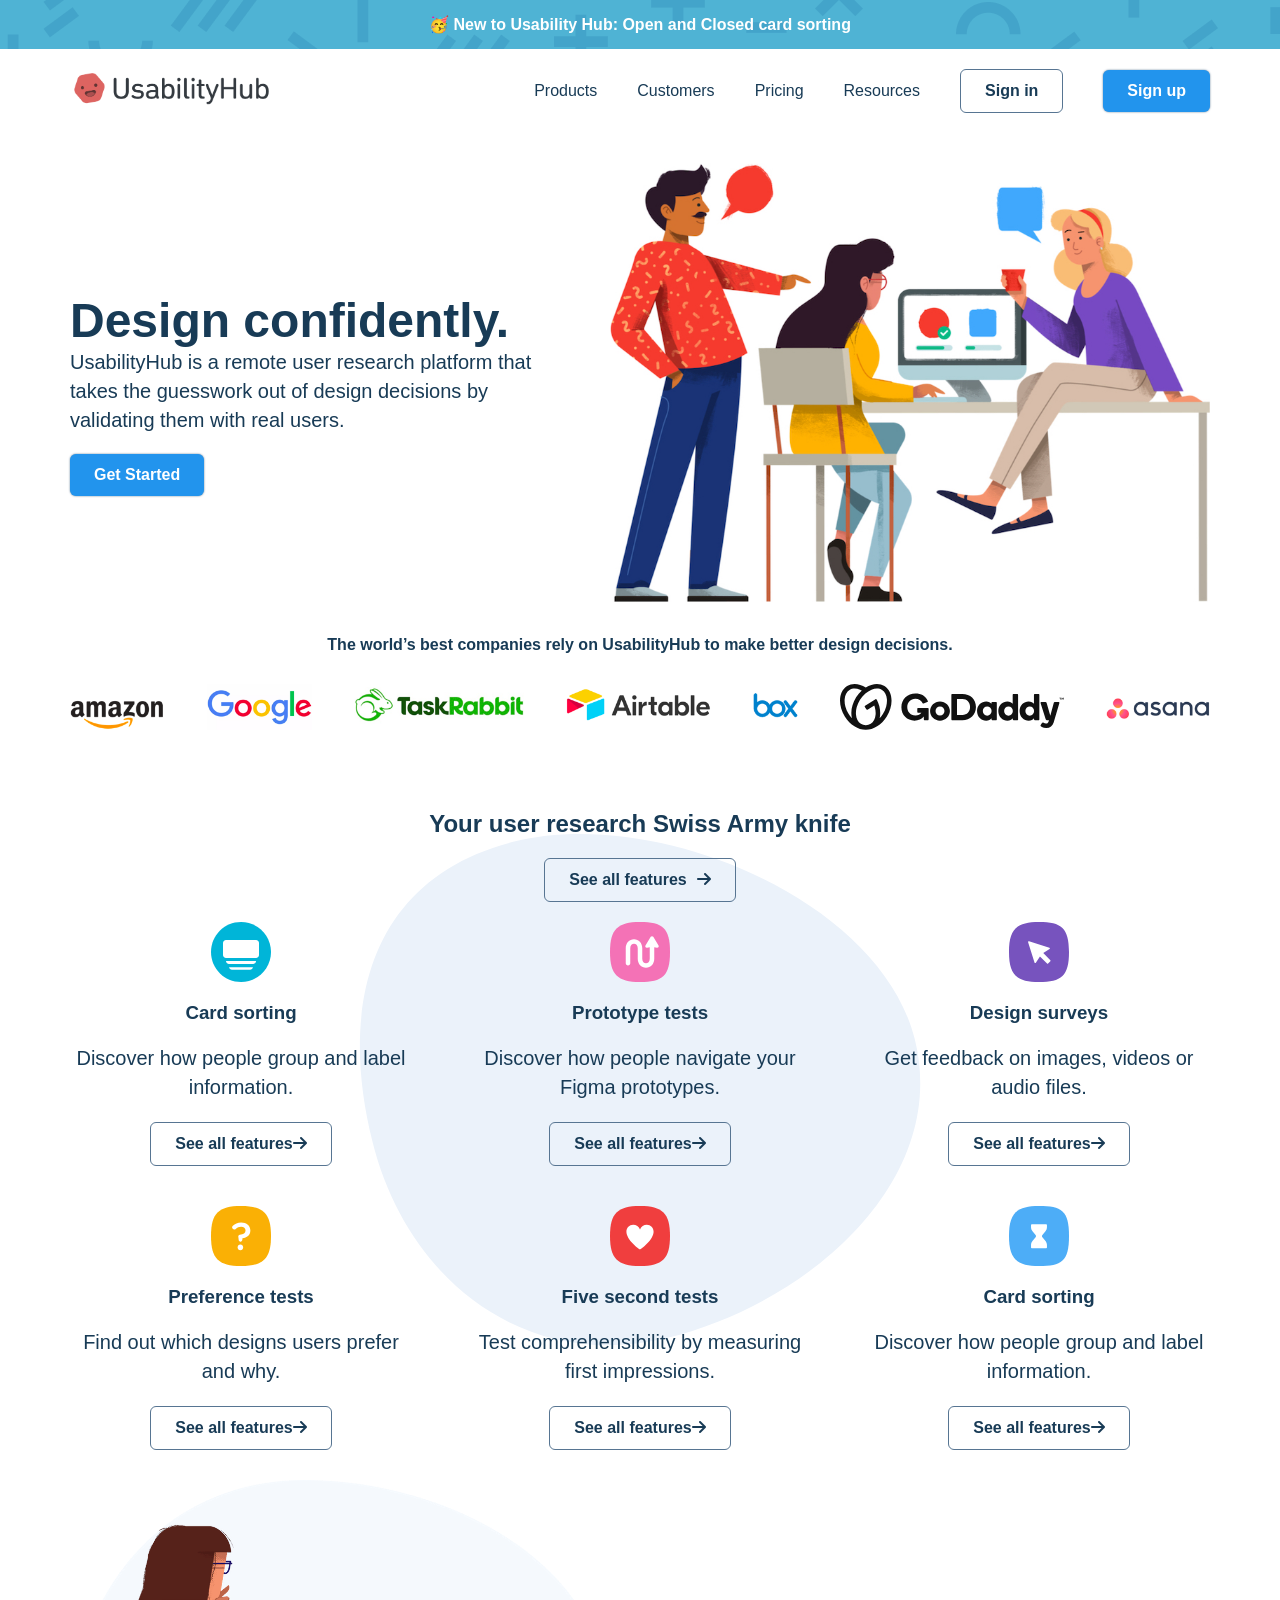
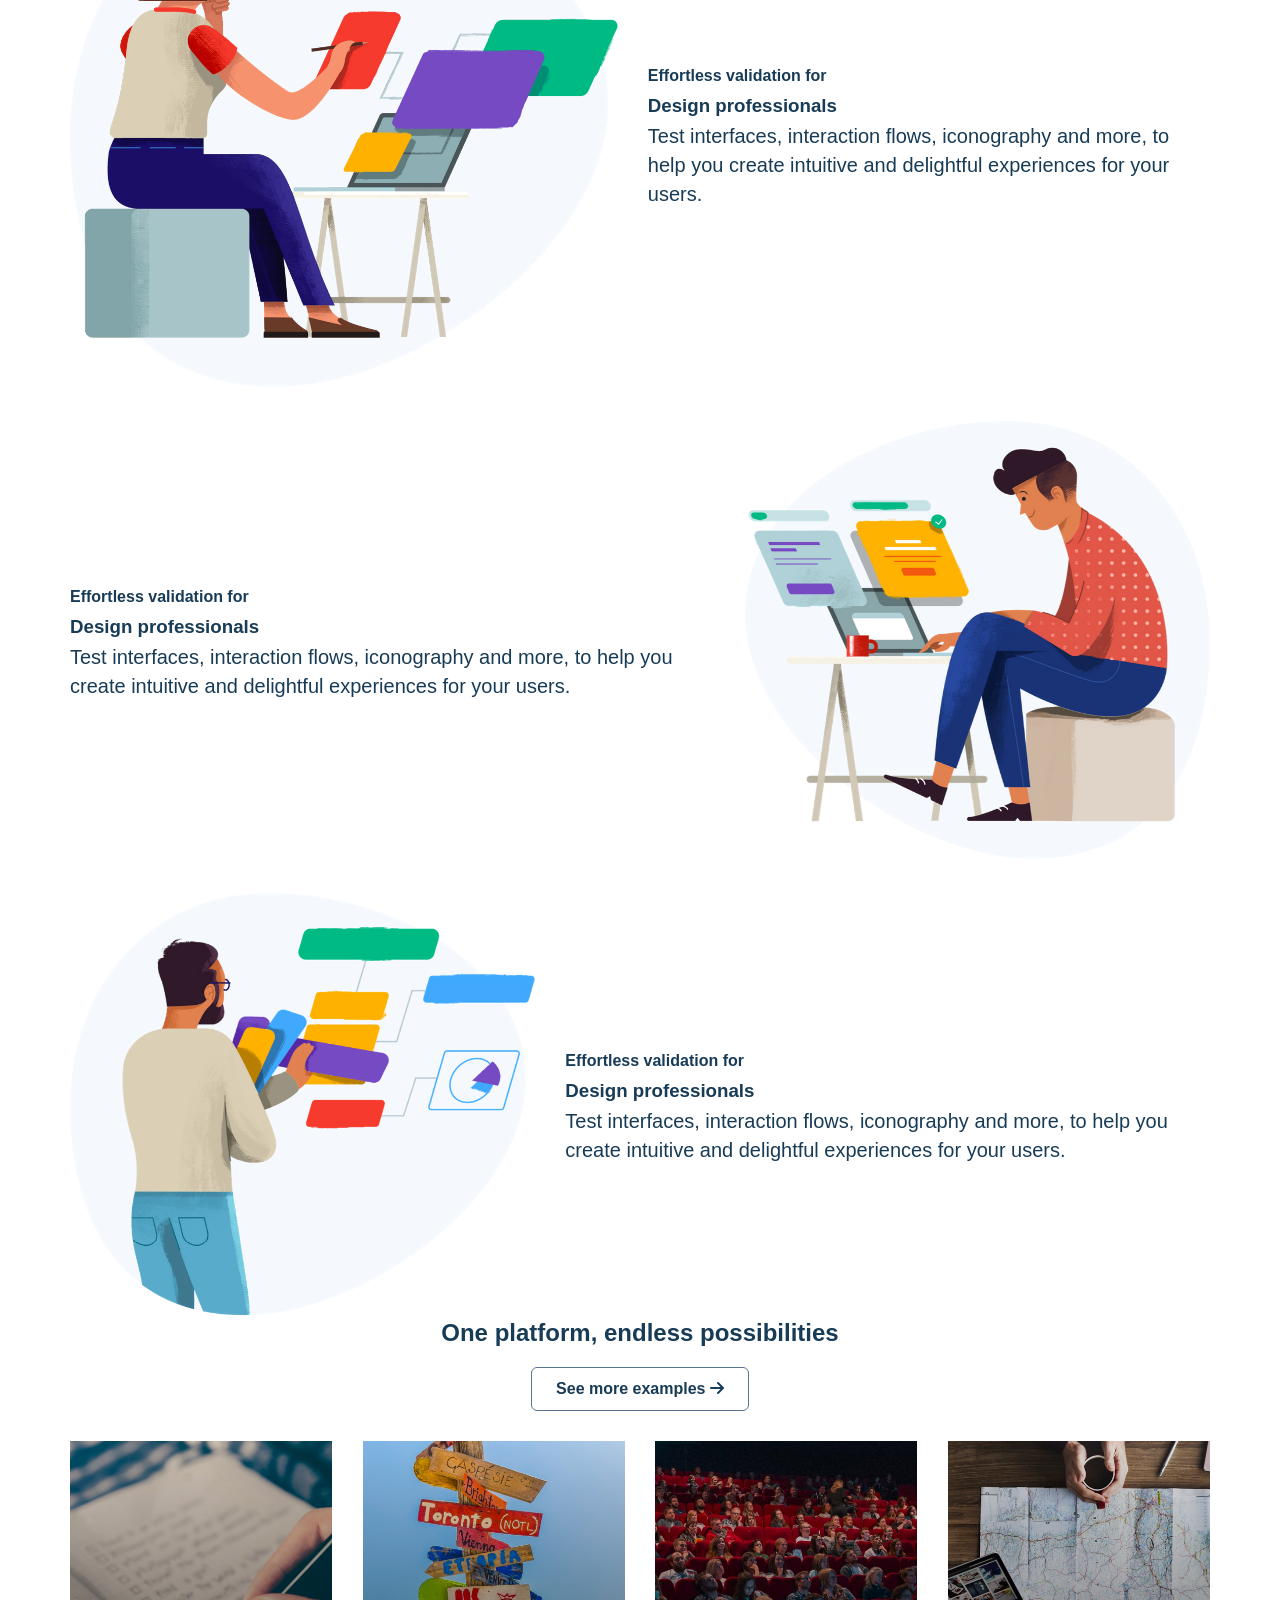
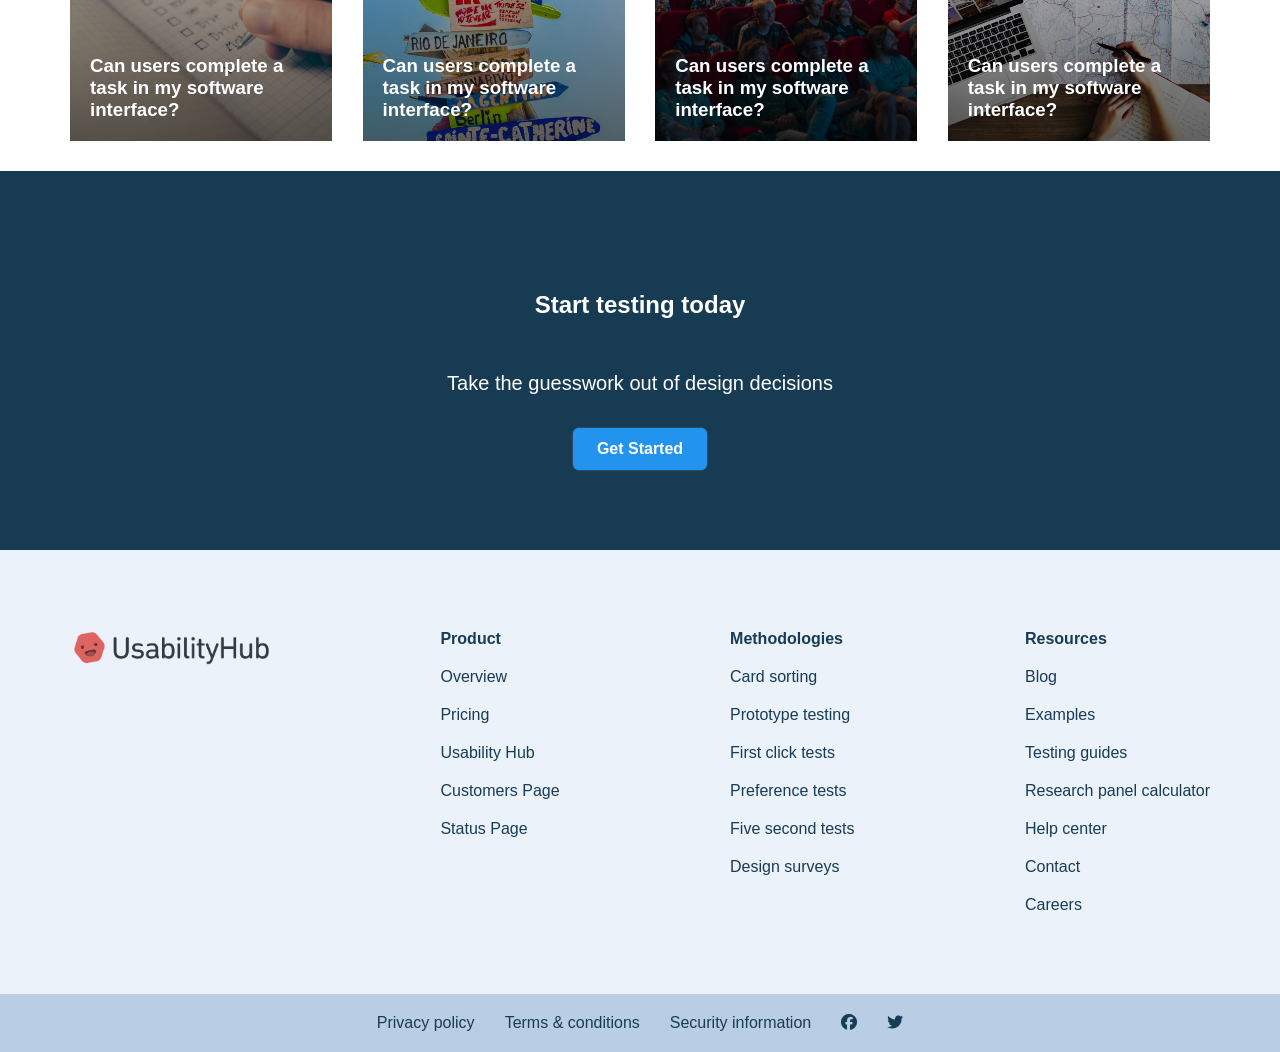
<file: agency_website/index.html>
<!DOCTYPE html>
<html lang="en">
<head>
	<meta charset="UTF-8">
	<meta name="viewport" content="width=device-width, initial-scale=1.0">
	<title>Agency Website</title>
	<link rel="stylesheet" href="styles.css">
	<link rel="stylesheet" href="https://cdnjs.cloudflare.com/ajax/libs/font-awesome/6.4.0/css/all.min.css" integrity="sha512-iecdLmaskl7CVkqkXNQ/ZH/XLlvWZOJyj7Yy7tcenmpD1ypASozpmT/E0iPtmFIB46ZmdtAc9eNBvH0H/ZpiBw==" crossorigin="anonymous" referrerpolicy="no-referrer" />
	<link rel="stylesheet" href="https://cdn.jsdelivr.net/npm/bootstrap-icons@1.10.5/font/bootstrap-icons.css">
</head>
<body>

<!-- Top Banner -->

<div class="top-banner">
	<div class="container">
	<div class="small-bold-text banner-text">🥳 New to Usability Hub: Open and Closed card sorting</div>
</div>
</div>

<nav>
	<div class="container main-nav flex">
		<a href="#" class="company-logo">
			<img src="./assests/asset-1.png" alt="company logo">
		</a>
		
		<div class="nav-links" id="nav-links">
			<ul class="flex">
				<li><a href="#" class="hover-link">Products</a></li>
				<li><a href="#" class="hover-link">Customers</a></li>
				<li><a href="#" class="hover-link">Pricing</a></li>
				<li><a href="#" class="hover-link">Resources</a></li>
				<li><a href="#" class="hover-link secondary-btn">Sign in</a></li>
				<li><a href="#" class="hover-link primary-btn">Sign up</a></li>

			</ul>
		</div>
		<a href="#" class="nav-toggle hover-link" id="nav-toggle">
			<i class="fa-solid fa-bars"></i>
		</a>
</div>
	
</nav>


		<!-- Header Section -->

<header>
	<div class="container header-section flex">
		<div class="header-left">
			<h1>Design confidently.</h1>
			<p>UsabilityHub is a remote user research platform that takes the guesswork out of design decisions by validating them with real users.</p>
			<a href="#" class="primary-btn get-started-btn">Get Started</a>
		</div>
			<div class="header-right">
				<img src="./assests/asset-2.jpg" alt="hero img">
			</div>
		
	</div>
</header>

			<!-- companies-section -->

<section class="companies-section">
	<div class="container">
		<div class="small-bold-text companies-header">The world’s best companies rely on UsabilityHub to make better design decisions.</div>
		<div class="logos flex">
			<img  class="logo" src="./assests/asset-3.png" alt="">
			<img  class="logo" src="./assests/asset-4.png" alt="">
			<img  class="logo" src="./assests/asset-5.png" alt="">
			<img  class="logo" src="./assests/asset-6.png" alt="">
			<img  class="logo" src="./assests/asset-7.png" alt="">
			<img  class="logo" src="./assests/asset-8.svg" alt="">
			<img  class="logo" src="./assests/asset-9.png" alt="">


		</div>
	</div>
</section>
		<!-- Features-section -->
<section class="features-section">
	<div class="container">
		<div class="features-header">
			<h2 class="features-heading-text">Your user research Swiss Army knife</h2>
			<a href="#" class="secondary-btn">See all features<i class="fa-solid fa-arrow-right"></i></a>
		</div>
		<div class="features-area flex">
			<div class="features-card flex">
				<img src="./assests/asset-10.svg" alt="">
				<h3>Card sorting</h3>
				<p>Discover how people group and label information.</p>
			<a href="#" class="secondary-btn">See all features<i class="fa-solid fa-arrow-right"></i></a>

			</div>
			<div class="features-card flex">
				<img src="./assests/asset-11.svg" alt="">
				<h3>Prototype tests</h3>
				<p>Discover how people navigate your Figma prototypes.</p>
			<a href="#" class="secondary-btn">See all features<i class="fa-solid fa-arrow-right"></i></a>

			</div>
			<div class="features-card flex">
				<img src="./assests/asset-12.svg" alt="">
				<h3>Design surveys</h3>
				<p>Get feedback on images, videos or audio files.</p>
			<a href="#" class="secondary-btn">See all features<i class="fa-solid fa-arrow-right"></i></a>

			</div>
			<div class="features-card flex">
				<img src="./assests/asset-13.svg" alt="">
				<h3>Preference tests</h3>
				<p>Find out which designs users prefer and why.</p>
			<a href="#" class="secondary-btn">See all features<i class="fa-solid fa-arrow-right"></i></a>

			</div>
			<div class="features-card flex">
				<img src="./assests/asset-14.svg" alt="">
				<h3>Five second tests</h3>
				<p>Test comprehensibility by measuring first impressions.</p>
			<a href="#" class="secondary-btn">See all features<i class="fa-solid fa-arrow-right"></i></a>

			</div>
			<div class="features-card flex">
				<img src="./assests/asset-15.svg" alt="">
				<h3>Card sorting</h3>
				<p>Discover how people group and label information.</p>
			<a href="#" class="secondary-btn">See all features<i class="fa-solid fa-arrow-right"></i></a>

			</div>
		</div>
	</div>
</section>

<section class="big-feature-section">
	<div class="container flex big-feature-container">
		<div class="feature-img">
			<img src="./assests/asset-17.png" alt="">
		</div>
		<div class="feature-desc flex">
			<h4>Effortless validation for</h4>
			<h3>Design professionals</h3>
			<p>Test interfaces, interaction flows, iconography and more, to help you create intuitive and delightful experiences for your users.</p>
		</div>
	</div>
</section>



<section class="big-feature-section">
	<div class="container flex big-feature-container" id="second-big-feature">
		<div class="feature-img">
			<img src="./assests/asset-18.png" alt="">
		</div>
		<div class="feature-desc flex">
			<h4>Effortless validation for</h4>
			<h3>Design professionals</h3>
			<p>Test interfaces, interaction flows, iconography and more, to help you create intuitive and delightful experiences for your users.</p>
		</div>
	</div>
</section>



<section class="big-feature-section">
	<div class="container flex big-feature-container">
		<div class="feature-img">
			<img src="./assests/asset-19.png" alt="">
		</div>
		<div class="feature-desc flex">
			<h4>Effortless validation for</h4>
			<h3>Design professionals</h3>
			<p>Test interfaces, interaction flows, iconography and more, to help you create intuitive and delightful experiences for your users.</p>
		</div>
	</div></section>


	<!-- Example-section -->

<section class="example-section">
	<div class="container">
		<div class="examples-header flex">
			<h2 class="examples-heading-text">
				One platform, endless possibilities
			</h2>
			<a href="#" class="secondary-btn">See more examples <i class="fa-solid fa-arrow-right"></i></a>
		</div>
		<div class="examples-area flex">
			<a href="" class="examples-card">
				<h3 class="card-text">Can users complete a task in my software interface?</h3>
			</a>
			<a href="" class="examples-card">
				<h3 class="card-text">Can users complete a task in my software interface?</h3>
			</a>
			<a href="" class="examples-card">
				<h3 class="card-text">Can users complete a task in my software interface?</h3>
			</a>

			<a href="" class="examples-card">
				<h3 class="card-text">Can users complete a task in my software interface?</h3>
			</a>
		</div>
	</div>
</section>

      <!-- cta-section -->

<section class="cta-section">
	<div class="container flex cta-section-container">
		<h2>Start testing today</h2>
		<p>Take the guesswork out of design decisions</p>
		<a href="#" class="primary-btn">Get Started</a>
	</div>
</section>


		<!-- Footer -->



<footer>
	<div class="container flex footer-container">
		<a href="#" class="company-logo">
			<img src="./assests/asset-1.png" alt="company logo">
		</a>
		<div class="link-column flex">
			<h4>Product</h4>
			<a href="#" class="hover-link">Overview</a>
			<a href="#" class="hover-link">Pricing</a>
			<a href="#" class="hover-link">Usability Hub</a>
			<a href="#" class="hover-link">Customers Page</a>
			<a href="#" class="hover-link">Status Page</a>
		</div>
		<div class="link-column flex">
			<h4>Methodologies</h4>
			<a href="#" class="hover-link">Card sorting</a>
			<a href="#" class="hover-link">Prototype testing</a>
			<a href="#" class="hover-link">First click tests</a>
			<a href="#" class="hover-link">Preference tests</a>
			<a href="#" class="hover-link">Five second tests</a>
			<a href="#" class="hover-link">Design surveys</a>

		</div>
		<div class="link-column flex">
			<h4>Resources</h4>
			<a href="#" class="hover-link">Blog</a>
			<a href="#" class="hover-link">Examples</a>
			<a href="#" class="hover-link">Testing guides</a>
			<a href="#" class="hover-link">Research panel calculator</a>
			<a href="#" class="hover-link">Help center</a>
			<a href="#" class="hover-link">Contact</a>
			<a href="#" class="hover-link">Careers</a>

		</div>
	</div>
</footer>


<!-- subfooter -->


<div class="subfooter">
	<div class="container flex subfooter-container">
		<a class="hover-link" href="#">Privacy policy</a>
		<a class="hover-link" href="#">Terms & conditions</a>
		<a class="hover-link" href="#">Security information</a>
		<a class="hover-link" href="#"><i class="fa-brands fa-facebook"></i></a>
		<a class="hover-link" href="#"><i class="fa-brands fa-twitter"></i></a>



		
	</div>
</div>
		<!-- js menu toggle -->

		<script>
			const toggleButton = document.getElementById('nav-toggle');
			const navLinks = document.getElementById('nav-links');

			toggleButton.addEventListener('click', () =>{
				navLinks.classList.toggle('active');
			})
		</script>	
	
</body>
</html>
</file>
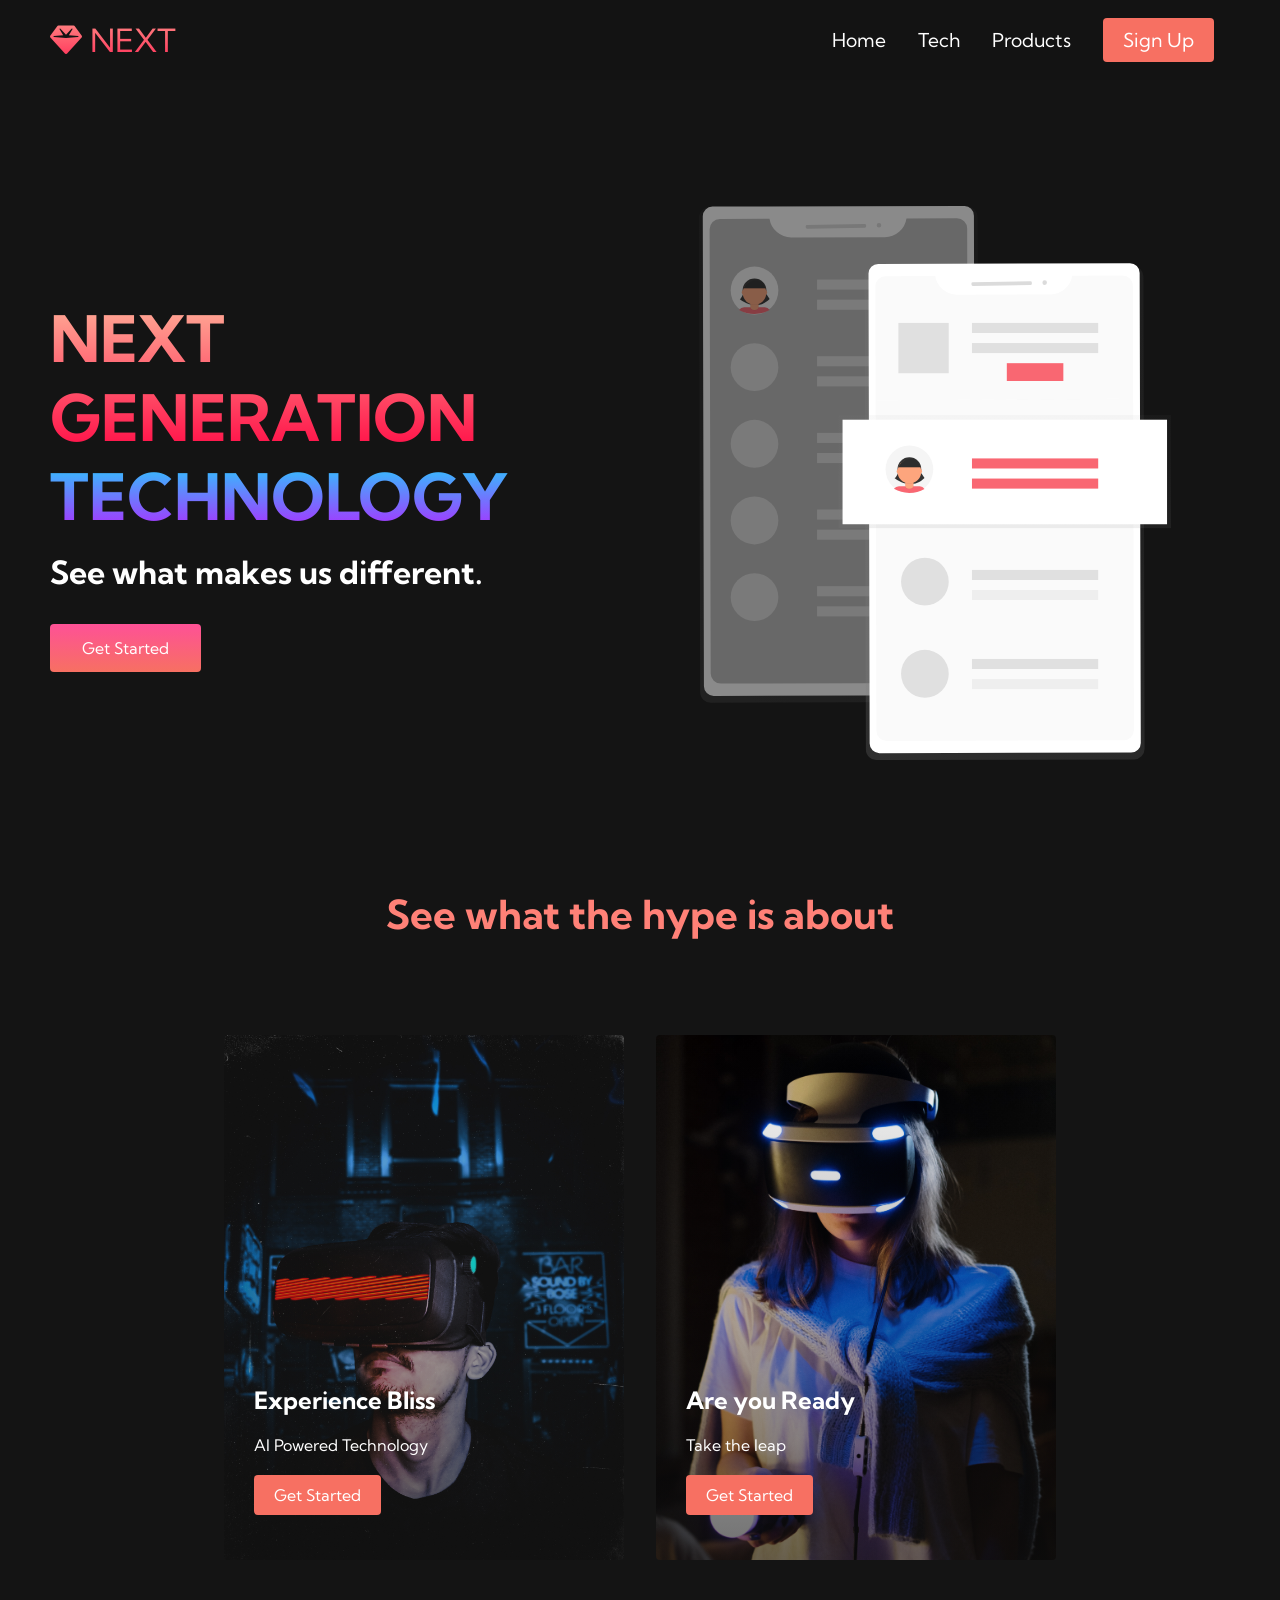
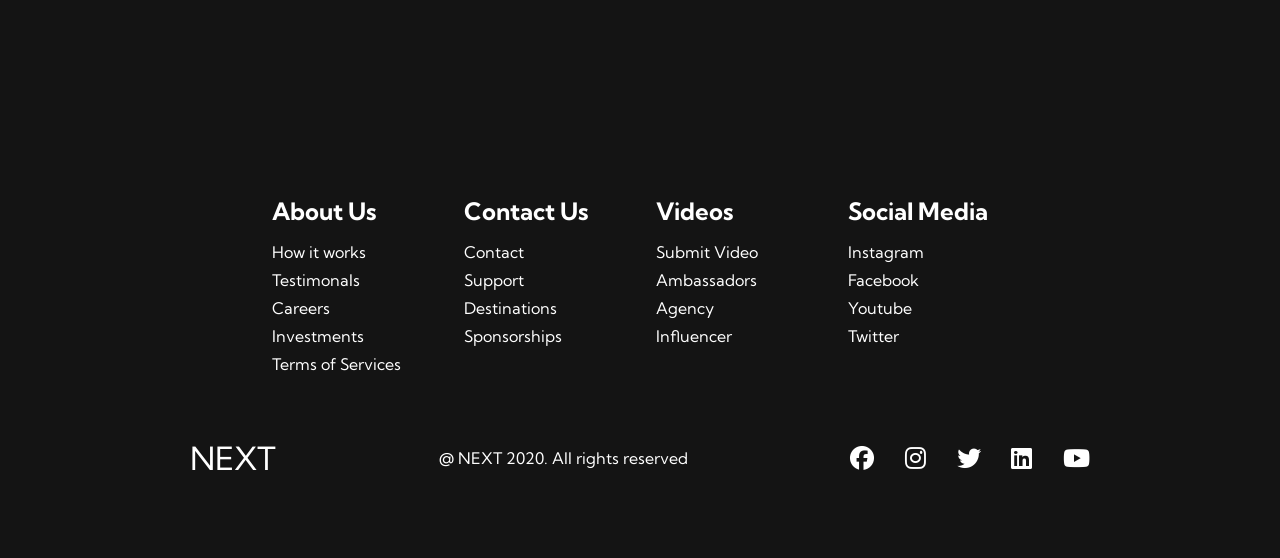
<file: dark_theme/index.html>
<!DOCTYPE html>
<html lang="en">
<head>
    <meta charset="UTF-8">
    <meta name="viewport" content="width=device-width, initial-scale=1.0">
    <title>NEXT Website</title>
    <link rel="stylesheet" href="styles.css">
    <link rel="stylesheet" href="https://cdnjs.cloudflare.com/ajax/libs/font-awesome/6.4.0/css/all.min.css" integrity="sha512-iecdLmaskl7CVkqkXNQ/ZH/XLlvWZOJyj7Yy7tcenmpD1ypASozpmT/E0iPtmFIB46ZmdtAc9eNBvH0H/ZpiBw==" crossorigin="anonymous" referrerpolicy="no-referrer" />
</head>
<body>

    <!-- Navbar Section -->

    <nav class="navbar">
        <div class="navbar_container">
                <a href="/" class="navbar_logo"> <i class="fas fa-gem"></i>NEXT</a>
                <div class="navbar_toggle" id="mobile-menu">
                    <span class="bar"></span>
                    <span class="bar"></span>
                    <span class="bar"></span>
                </div>

                <ul class="navbar_menu">
                    <li class="navbar_item">
                        <a href="index.html" class="navbar_links">Home</a>
                    </li>
                    <li class="navbar_item">
                        <a href="./images/tech.html" class="navbar_links">Tech</a>
                    </li>
                    <li class="navbar_item">
                        <a href="/" class="navbar_links">Products</a>
                    </li>
                    <li class="navbar_btn">
                        <a href="/" class="button">Sign Up</a>
                    </li>
                </ul>
        </div>
    </nav>


    <!-- Hero Section -->

    <div class="main">
        <div class="main_container">
            <div class="main_content">
                <h1>NEXT GENERATION</h1>
                <h2>TECHNOLOGY</h2>
                <p>See what makes us different.</p>
                <button class="main_btn"><a href="/">Get Started</a></button>
            </div>
            <div class="main_img-container">
                <img src="images/pic1.svg" alt="pic" id="main_img">
            </div>
        </div>
    </div>
    
        <!-- Services Section -->
        

        <div class="services">
            <h1>See what the hype is about</h1>
            <div class="services_container">
                <div class="services_card">
                    <h2>Experience Bliss</h2>
                    <p>AI Powered Technology</p>
                    <button>Get Started</button>
                </div>
                <div class="services_card">
                    <h2>Are you Ready</h2>
                    <p>Take the leap</p>
                    <button>Get Started</button>
                </div>
            </div>
        </div>    


        <!-- Footer Section -->

            <div class="footer_container">
                <div class="footer_links">
                    <div class="footer_link-wrapper">
                        <div class="footer_link-items">
                            <h2>About Us</h2>
                            <a href="/">How it works</a>
                            <a href="/">Testimonals</a>
                            <a href="/">Careers</a>
                            <a href="/">Investments</a>
                            <a href="/">Terms of Services</a>
                        </div>
                         <div class="footer_link-items">
                            <h2>Contact Us</h2>
                            <a href="/">Contact</a>
                            <a href="/">Support</a>
                            <a href="/">Destinations</a>
                            <a href="/">Sponsorships</a>

                            
                        </div>
                    </div>
                    <div class="footer_link-wrapper">
                        <div class="footer_link-items">
                            <h2>Videos</h2>
                            <a href="/">Submit Video</a>
                            <a href="/">Ambassadors</a>
                            <a href="/">Agency</a>
                            <a href="/">Influencer</a>
                        </div>
                         <div class="footer_link-items">
                            <h2 class="social">Social Media</h2>
                            <a href="/">Instagram</a>
                            <a href="/">Facebook</a>
                            <a href="/">Youtube</a>
                            <a href="/">Twitter</a>
                        </div>
                    </div>
                </div>


        <div class="social_media">
            <div class="social_media-wrap">
                <div class="footer_logo">
                    <a href="/" id="footer_logo"><i class="fas faa-gem"></i>NEXT</a>
                </div>
                <p class="website_right"> @ NEXT 2020. All rights reserved</p>
                <div class="social_icons">
                    <a href="/" class="social_icon-link" target="_blank">
                        <i class="fab fa-facebook"></i>
                    </a>
                     <a href="/" class="social_icon-link" target="_blank">
                        <i class="fab fa-instagram"></i>
                    </a>
                     <a href="/" class="social_icon-link" target="_blank">
                        <i class="fab fa-twitter"></i>
                    </a>
                     <a href="/" class="social_icon-link" target="_blank">
                        <i class="fab fa-linkedin"></i>
                    </a>
                     <a href="/" class="social_icon-link" target="_blank">
                        <i class="fab fa-youtube"></i>
                    </a>
                </div>
            </div>
        </div>
    </div>



    <script src="app.js"></script>
</body>
</html>
</file>
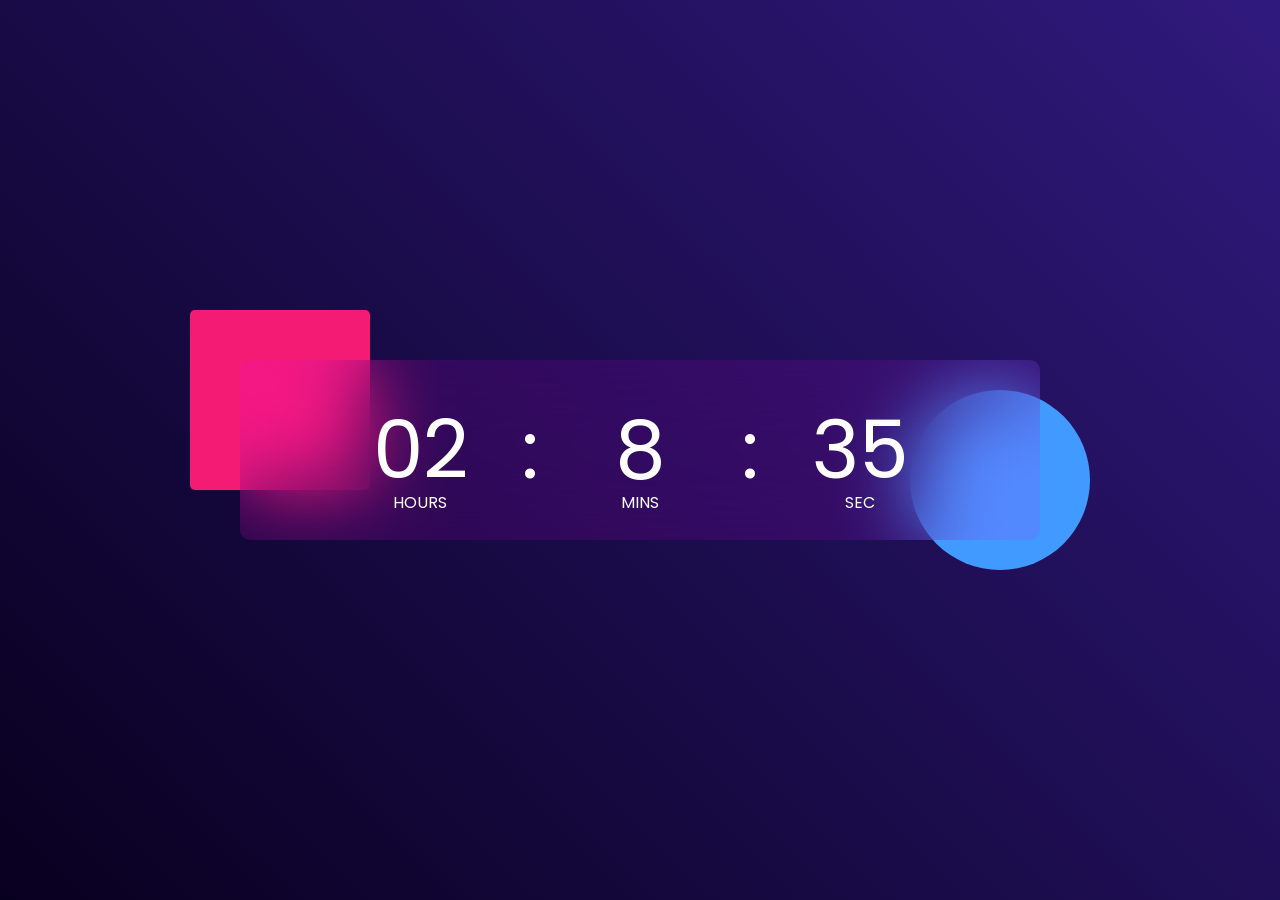
<file: digital_clock/index.html>
<!DOCTYPE html>
<html lang="en">
<head>
	<meta charset="UTF-8">
	<meta name="viewport" content="width=device-width, initial-scale=1.0">
	<title>Document</title>
	<link rel="stylesheet" href="styles.css">
</head>
<body>

	<div class="hero">
		<div class="container">
			<div class="clock">
				<span id="hrs">00</span>
				<span>:</span>
				<span id="min">00</span>
				<span>:</span>
				<span id="sec">00</span>

			</div>
		</div>
	</div>
	

	<script src="script.js"></script>
</body>
</html>
</file>
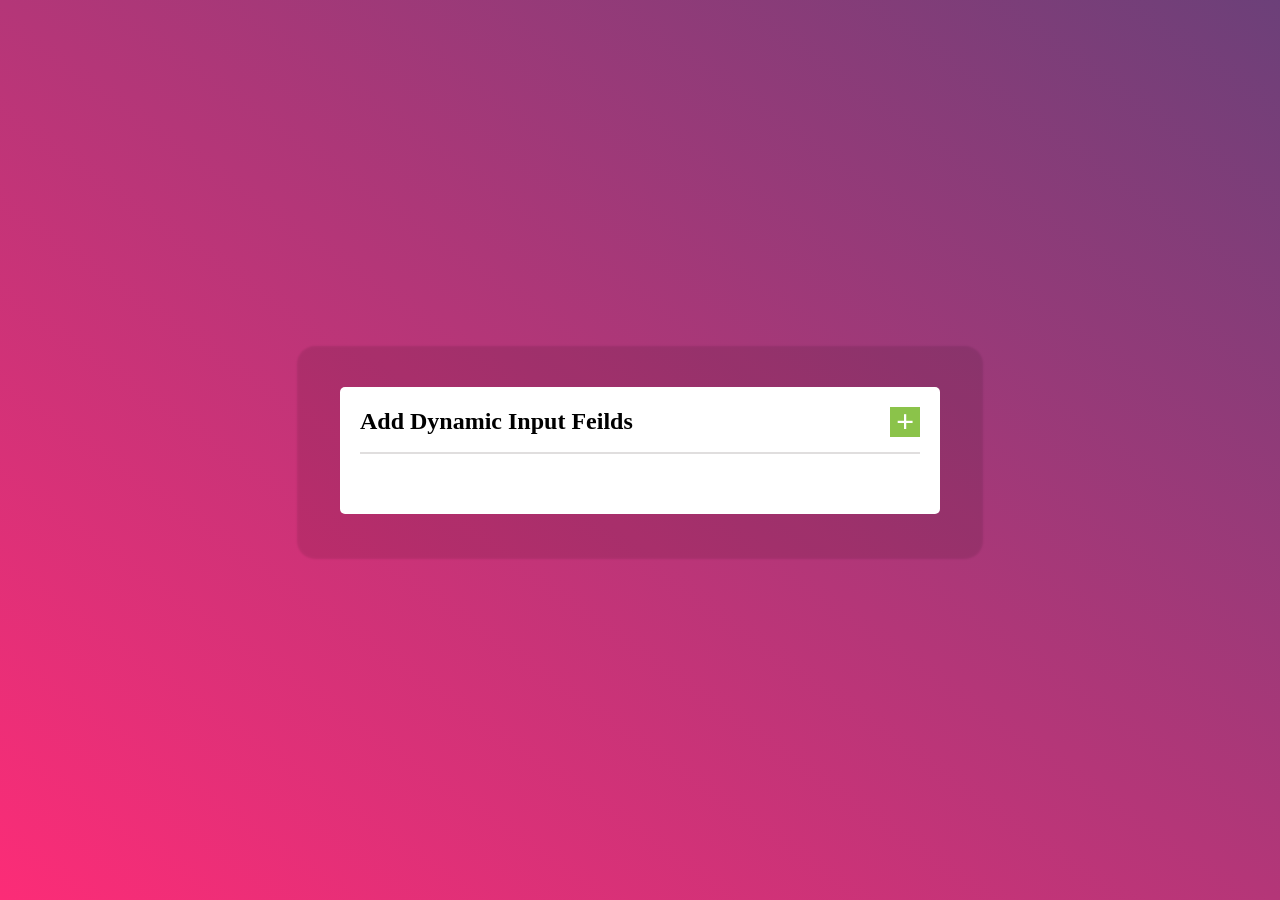
<file: dynamic_input_feilds/index.html>
<!DOCTYPE html>
<html lang="en">
<head>
	<meta charset="UTF-8">
	<meta name="viewport" content="width=device-width, initial-scale=1.0">
	<title>Document</title>
	<link rel="stylesheet" href="styles.css">
</head>
<body>

	<div class="container">
		<div class="wrap">
			<h2>Add Dynamic Input Feilds</h2>
			<a href="#" class="add">&plus;</a>
		</div>

		<div class="inp-group">
			
		</div>
	</div>

	

	<script src="script.js"></script>
</body>
</html>
</file>
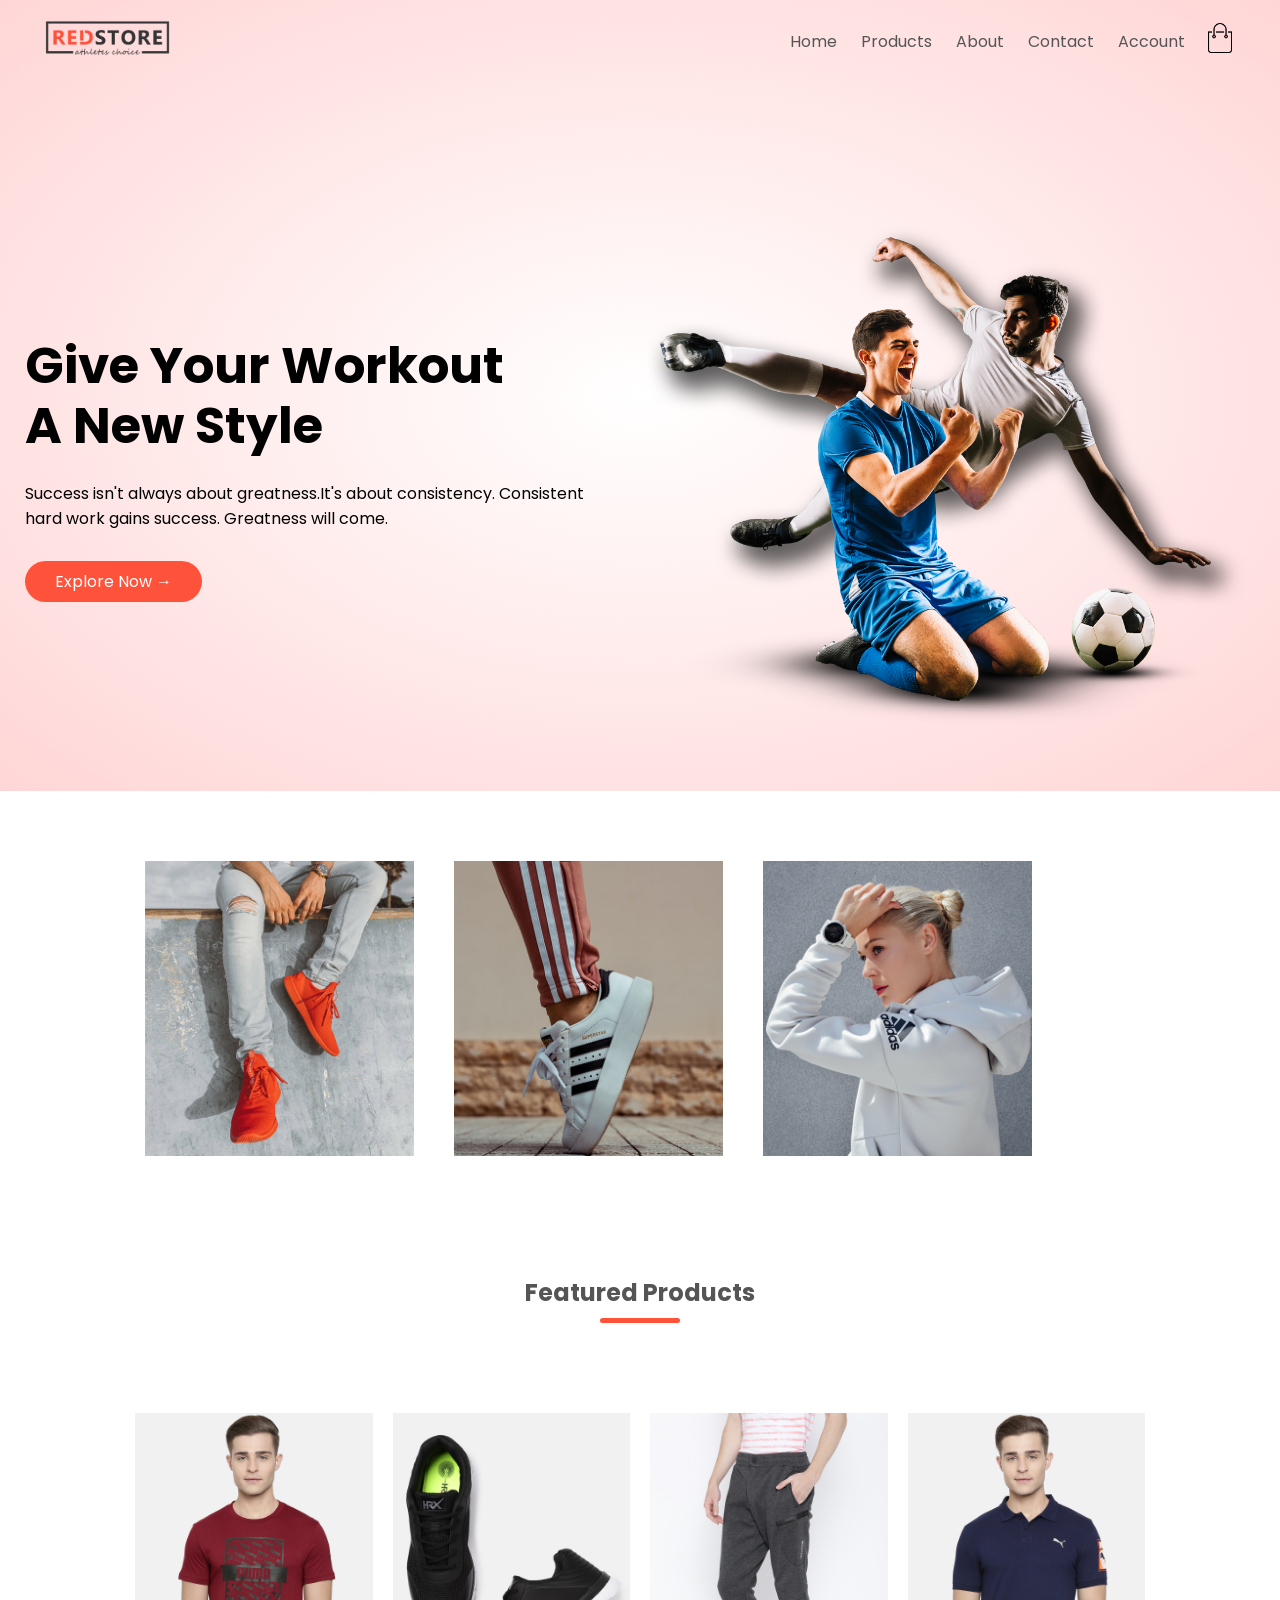
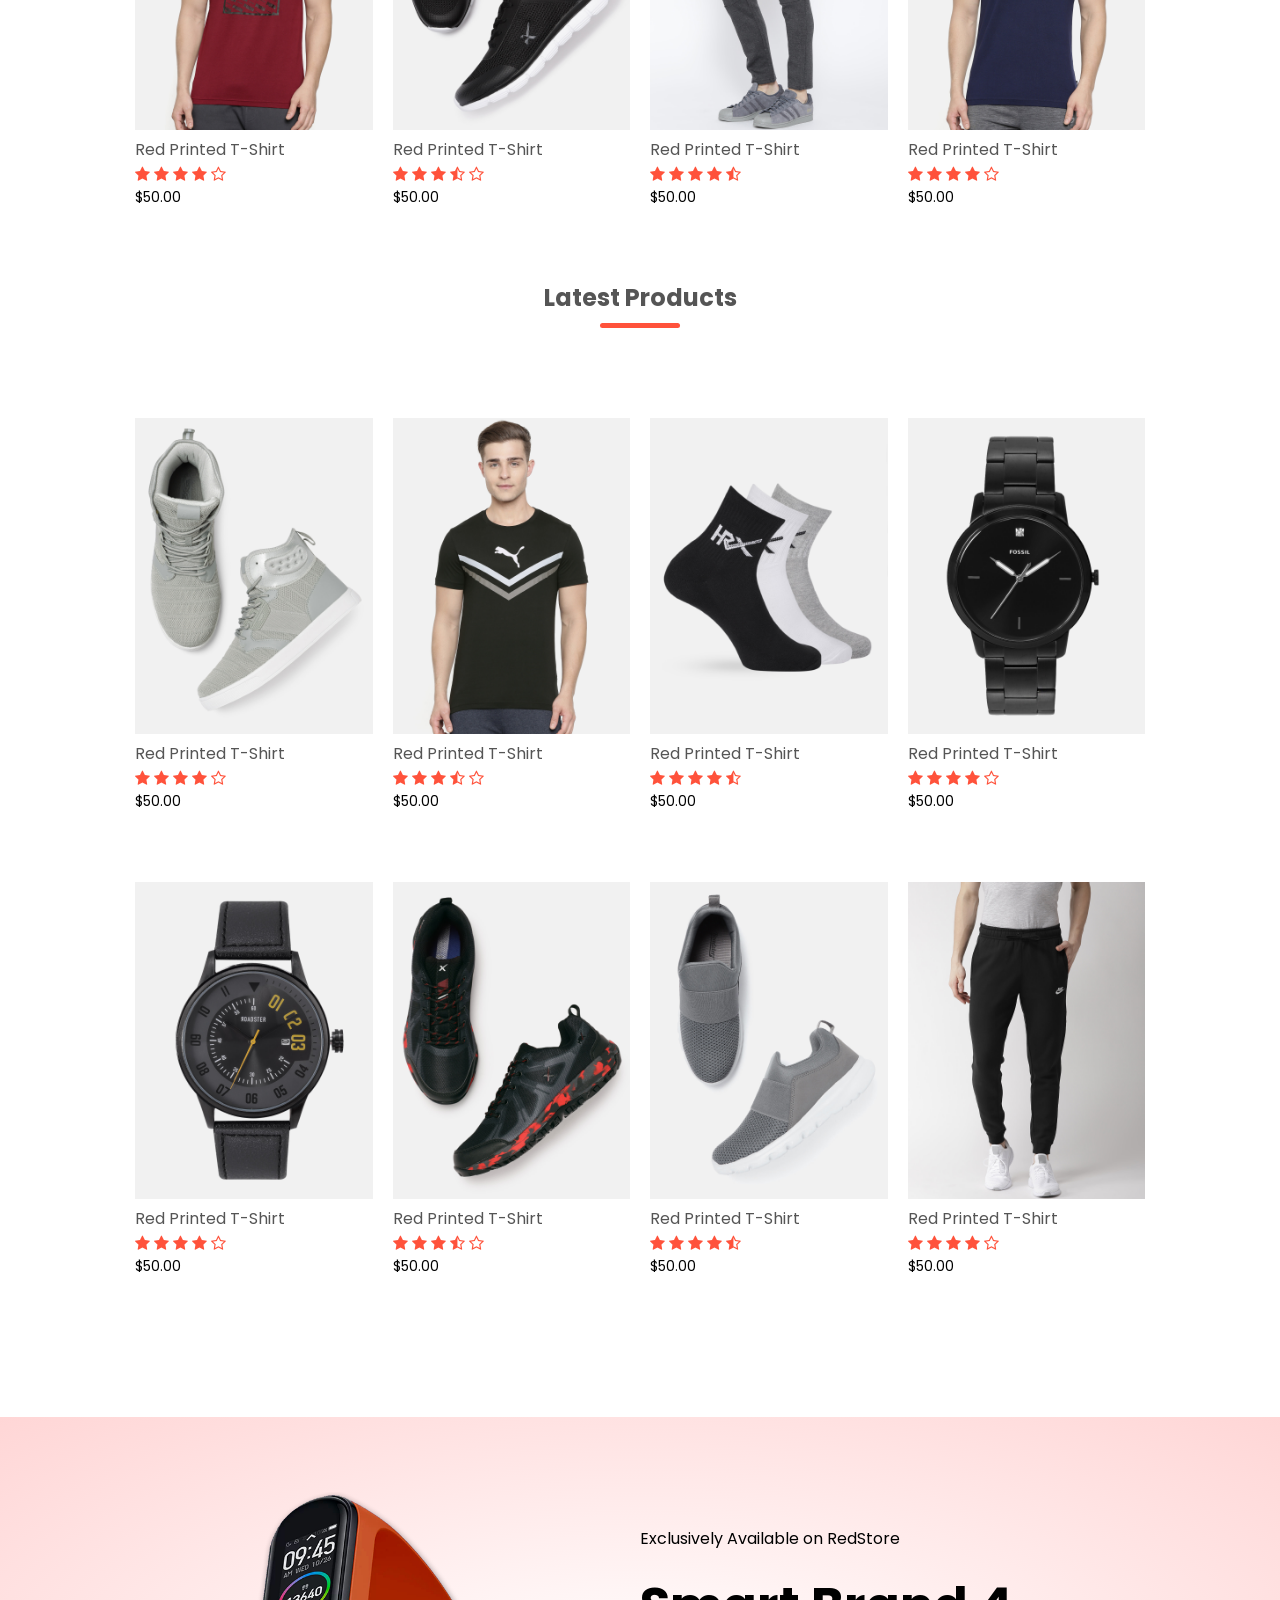
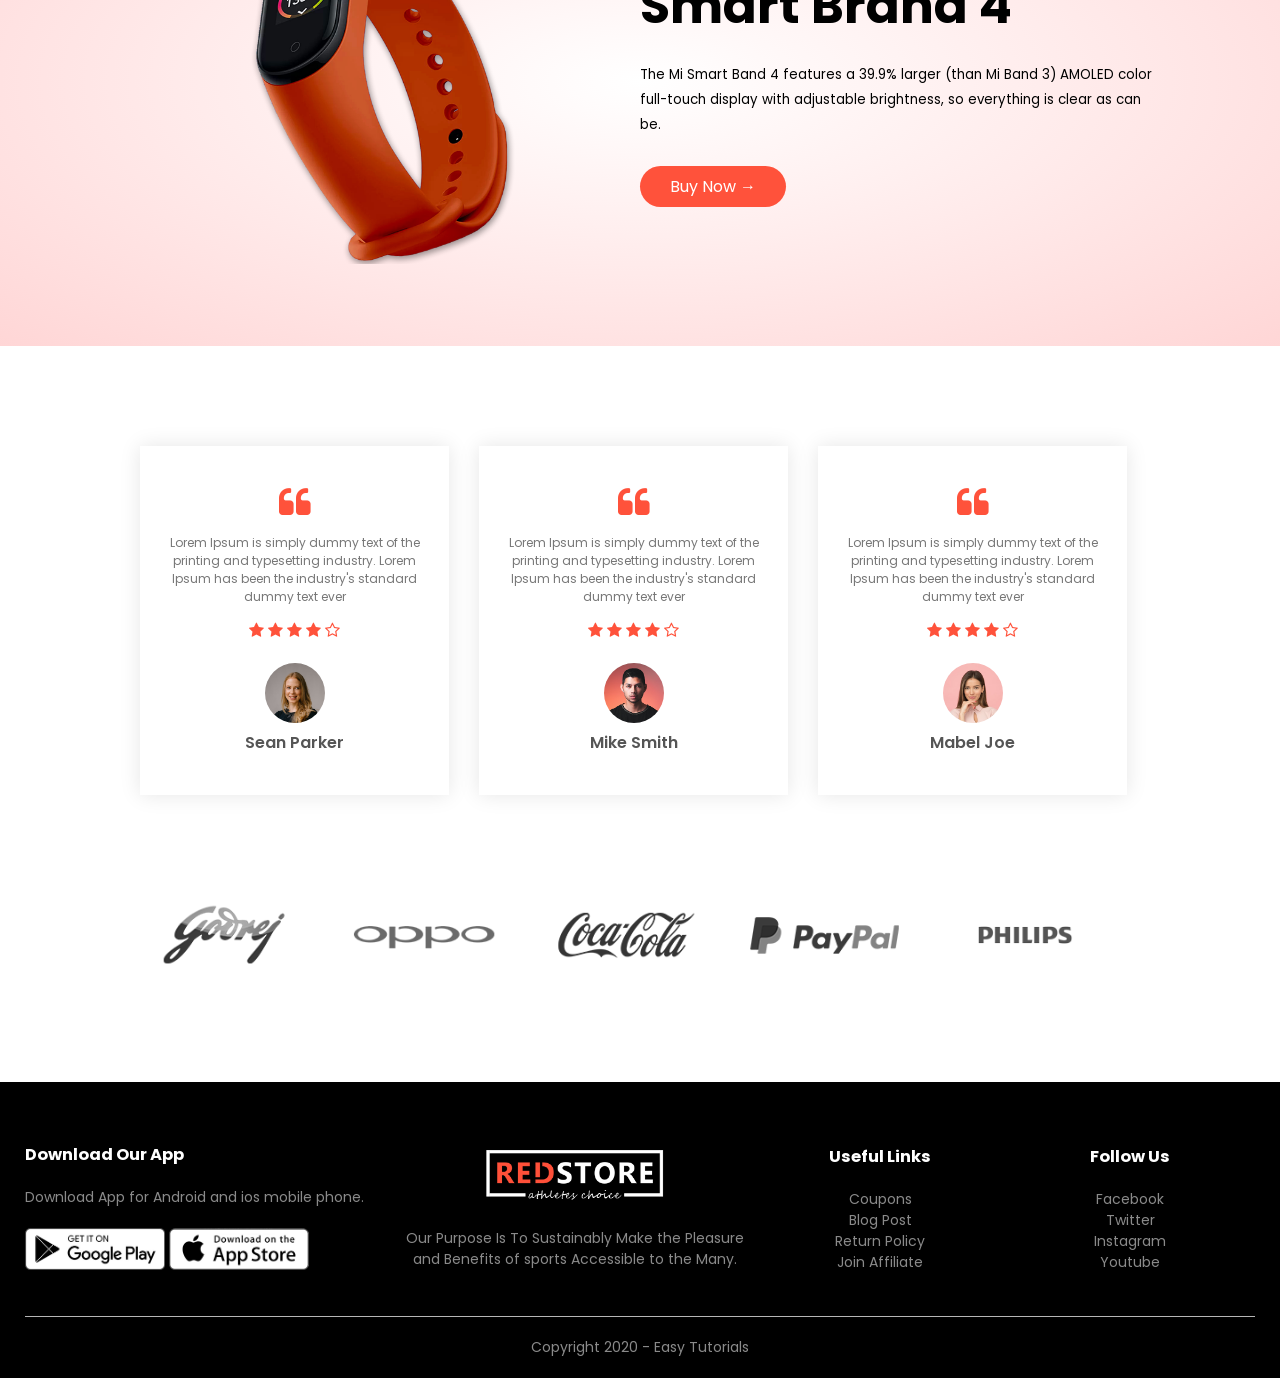
<file: e_commerce/index.html>
<!DOCTYPE html>
<html lang="en">
<head>
	<meta charset="UTF-8">
	<meta name="viewport" content="width=device-width, initial-scale=1.0">
	<title>RedStore | Ecommerce Website Design</title>
	<link rel="stylesheet" href="styles.css">
	
	<link rel="stylesheet" href="http://stackpath.bootstrapcdn.com/font-awesome/4.7.0/css/font-awesome.min.css">
</head>
<body>

	<div class="header">
<div class="container">
	<div class="navbar">
		<div class="logo">
			<a href="index.html"><img src="images/logo.png" alt="" width="125px"></a>
		</div>
		<nav>
			<ul id="MenuItems">
				<li>
					<a href="index.html">Home</a>
				</li>
				<li>
					<a href="products.html">Products</a>
				</li>
				<li>
					<a href="">About</a>
				</li>
				<li>
					<a href="">Contact</a>
				</li>
				<li>
					<a href="account.html">Account</a>
				</li>
			</ul>
		</nav>
		<a href="cart.html"><img src="images/cart.png" alt="" width="30px" height="30px"></a>
		<img src="images/menu.png" class="menu-icon" onclick="menutoggle()">

	</div>
	<div class="row">
		<div class="col-2">
			<h1>Give Your Workout <br> A New Style</h1>
			<p>Success isn't always about greatness.It's about consistency. Consistent <br> hard work gains success. Greatness will come.</p>
			<a href="" class="btn">Explore Now &#8594;</a>

		</div>
		<div class="col-2">
			<img src="images/image1.png" alt="">
		</div>

	</div>
</div>
</div>


		<!-- Featured categories -->

		<div class="categories">
			<div class="small-container">
			<div class="row">
				<div class="col-3">
					<img src="images/category-1.jpg" alt="">
				</div>
				<div class="col-3">
					<img src="images/category-2.jpg" alt="">
					
				</div>
				<div class="col-3">
					<img src="images/category-3.jpg" alt="">
					
				</div>

			</div>
		</div>
		</div>

		<!-- Featured Products -->

		<div class="small-container">
			<h2 class="title">Featured Products</h2>
			<div class="row">
				<div class="col-4">
					<a href="product-details.html"><img src="images/product-1.jpg" alt=""></a>
					<a href="product-details.html"><h4>Red Printed T-Shirt</h4></a>
					<div class="rating">
					<i class="fa fa-star"></i>
					<i class="fa fa-star"></i>
					<i class="fa fa-star"></i>
					<i class="fa fa-star"></i>
					<i class="fa fa-star-o"></i>
				</div>
					<p>$50.00</p>
				</div>
				<div class="col-4">
					<img src="images/product-2.jpg" alt="">
					<h4>Red Printed T-Shirt</h4>
					<div class="rating">
					<i class="fa fa-star"></i>
					<i class="fa fa-star"></i>
					<i class="fa fa-star"></i>
					<i class="fa fa-star-half-o"></i>
					<i class="fa fa-star-o"></i>
				</div>
					<p>$50.00</p>
				</div>
				<div class="col-4">
					<img src="images/product-3.jpg" alt="">
					<h4>Red Printed T-Shirt</h4>
					<div class="rating">
					<i class="fa fa-star"></i>
					<i class="fa fa-star"></i>
					<i class="fa fa-star"></i>
					<i class="fa fa-star"></i>
					<i class="fa fa-star-half-o"></i>
				</div>
					<p>$50.00</p>
				</div>
				<div class="col-4">
					<img src="images/product-4.jpg" alt="">
					<h4>Red Printed T-Shirt</h4>
					<div class="rating">
					<i class="fa fa-star"></i>
					<i class="fa fa-star"></i>
					<i class="fa fa-star"></i>
					<i class="fa fa-star"></i>
					<i class="fa fa-star-o"></i>
				</div>
					<p>$50.00</p>
				</div>
			</div>

			<!-- Latest products -->

			<h2 class="title">Latest Products</h2>
			<div class="row">
				<div class="col-4">
					<img src="images/product-5.jpg" alt="">
					<h4>Red Printed T-Shirt</h4>
					<div class="rating">
					<i class="fa fa-star"></i>
					<i class="fa fa-star"></i>
					<i class="fa fa-star"></i>
					<i class="fa fa-star"></i>
					<i class="fa fa-star-o"></i>
				</div>
					<p>$50.00</p>
				</div>
				<div class="col-4">
					<img src="images/product-6.jpg" alt="">
					<h4>Red Printed T-Shirt</h4>
					<div class="rating">
					<i class="fa fa-star"></i>
					<i class="fa fa-star"></i>
					<i class="fa fa-star"></i>
					<i class="fa fa-star-half-o"></i>
					<i class="fa fa-star-o"></i>
				</div>
					<p>$50.00</p>
				</div>
				<div class="col-4">
					<img src="images/product-7.jpg" alt="">
					<h4>Red Printed T-Shirt</h4>
					<div class="rating">
					<i class="fa fa-star"></i>
					<i class="fa fa-star"></i>
					<i class="fa fa-star"></i>
					<i class="fa fa-star"></i>
					<i class="fa fa-star-half-o"></i>
				</div>
					<p>$50.00</p>
				</div>
				<div class="col-4">
					<img src="images/product-8.jpg" alt="">
					<h4>Red Printed T-Shirt</h4>
					<div class="rating">
					<i class="fa fa-star"></i>
					<i class="fa fa-star"></i>
					<i class="fa fa-star"></i>
					<i class="fa fa-star"></i>
					<i class="fa fa-star-o"></i>
				</div>
					<p>$50.00</p>
				</div>
			</div>

			<div class="row">
				<div class="col-4">
					<img src="images/product-9.jpg" alt="">
					<h4>Red Printed T-Shirt</h4>
					<div class="rating">
					<i class="fa fa-star"></i>
					<i class="fa fa-star"></i>
					<i class="fa fa-star"></i>
					<i class="fa fa-star"></i>
					<i class="fa fa-star-o"></i>
				</div>
					<p>$50.00</p>
				</div>
				<div class="col-4">
					<img src="images/product-10.jpg" alt="">
					<h4>Red Printed T-Shirt</h4>
					<div class="rating">
					<i class="fa fa-star"></i>
					<i class="fa fa-star"></i>
					<i class="fa fa-star"></i>
					<i class="fa fa-star-half-o"></i>
					<i class="fa fa-star-o"></i>
				</div>
					<p>$50.00</p>
				</div>
				<div class="col-4">
					<img src="images/product-11.jpg" alt="">
					<h4>Red Printed T-Shirt</h4>
					<div class="rating">
					<i class="fa fa-star"></i>
					<i class="fa fa-star"></i>
					<i class="fa fa-star"></i>
					<i class="fa fa-star"></i>
					<i class="fa fa-star-half-o"></i>
				</div>
					<p>$50.00</p>
				</div>
				<div class="col-4">
					<img src="images/product-12.jpg" alt="">
					<h4>Red Printed T-Shirt</h4>
					<div class="rating">
					<i class="fa fa-star"></i>
					<i class="fa fa-star"></i>
					<i class="fa fa-star"></i>
					<i class="fa fa-star"></i>
					<i class="fa fa-star-o"></i>
				</div>
					<p>$50.00</p>
				</div>

			</div>
		</div>


		<!-- Offer -->

		<div class="offer">
			<div class="small-container">
			<div class="row">
				<div class="col-2">
					<img src="images/exclusive.png" alt="" class="offer-img">
				</div>
				<div class="col-2">
					<p>Exclusively Available on RedStore</p>
					<h1>Smart Brand 4</h1>
					<small>The Mi Smart Band 4 features a 39.9% larger (than Mi Band 3) AMOLED color full-touch display with adjustable brightness, so everything is clear as can be.</small>
					<div class="col-2">
						<a href="" class="btn">Buy Now &#8594;</a>
					</div>
				</div>

			</div>

		</div>
	</div>

	<!-- Testimonial -->


	<div class="testimonial">
		<div class="small-container">
			<div class="row">
				<div class="col-3">
					<i class="fa fa-quote-left"></i>
					<p>Lorem Ipsum is simply dummy text of the printing and typesetting industry. Lorem Ipsum has been the industry's standard dummy text ever</p>
					<div class="rating">
					<i class="fa fa-star"></i>
					<i class="fa fa-star"></i>
					<i class="fa fa-star"></i>
					<i class="fa fa-star"></i>
					<i class="fa fa-star-o"></i>
				</div>
				<img src="images/user-1.png" alt="">
				<h3>Sean Parker</h3>
				</div>
				<div class="col-3">
					<i class="fa fa-quote-left"></i>
					<p>Lorem Ipsum is simply dummy text of the printing and typesetting industry. Lorem Ipsum has been the industry's standard dummy text ever</p>
					<div class="rating">
					<i class="fa fa-star"></i>
					<i class="fa fa-star"></i>
					<i class="fa fa-star"></i>
					<i class="fa fa-star"></i>
					<i class="fa fa-star-o"></i>
				</div>
				<img src="images/user-2.png" alt="">
				<h3>Mike Smith</h3>
				</div>
				<div class="col-3">
					<i class="fa fa-quote-left"></i>
					<p>Lorem Ipsum is simply dummy text of the printing and typesetting industry. Lorem Ipsum has been the industry's standard dummy text ever</p>
					<div class="rating">
					<i class="fa fa-star"></i>
					<i class="fa fa-star"></i>
					<i class="fa fa-star"></i>
					<i class="fa fa-star"></i>
					<i class="fa fa-star-o"></i>
				</div>
				<img src="images/user-3.png" alt="">
				<h3>Mabel Joe</h3>
				</div>
			</div>
		</div>
	</div>

	<!-- Brands -->

	<div class="brands">
		<div class="small-container">
			<div class="row">
				<div class="col-5">
					<img src="images/logo-godrej.png" alt="">
				</div>
				<div class="col-5">
					<img src="images/logo-oppo.png" alt="">
				</div>
				<div class="col-5">
					<img src="images/logo-coca-cola.png" alt="">
				</div>
				<div class="col-5">
					<img src="images/logo-paypal.png" alt="">
				</div>
				<div class="col-5">
					<img src="images/logo-philips.png" alt="">
				</div>
			</div>
		</div>
	</div>


	<!-- Footer -->

	<div class="footer">
		<div class="container">
			<div class="row">
				<div class="footer-col-1">
					<h3>Download Our App</h3>
					<p>Download App for Android and ios mobile phone.</p>
					<div class="app-logo">
						<img src="images/play-store.png" alt="">
						<img src="images/app-store.png" alt="">
					</div>
				</div>
				<div class="footer-col-2">
					<img src="images/logo-white.png" alt="">
					<p>Our Purpose Is To Sustainably Make the Pleasure and Benefits of sports Accessible to the Many.</p>
				</div>
				<div class="footer-col-3">
					<h3>Useful Links</h3>
					<ul>
						<li>Coupons</li>
						<li>Blog Post</li>
						<li>Return Policy</li>
						<li>Join Affiliate</li>
					</ul>
					
				</div>
				<div class="footer-col-4">
					<h3>Follow Us</h3>
					<ul>
						<li>Facebook</li>
						<li>Twitter</li>
						<li>Instagram</li>
						<li>Youtube</li>
					</ul>
					
				</div>
			</div>
			<hr>
			<p class="copyright">Copyright 2020 - Easy Tutorials</p>
		</div>
	</div>

		<!-- js for toggle menu -->

		<script>
			var MenuItems = document.getElementById("MenuItems");

MenuItems.style.maxHeight = "0px";

function menutoggle(){

	if(MenuItems.style.maxHeight == "0px"){

		MenuItems.style.maxHeight = "200px";

	}
	else{

		MenuItems.style.maxHeight = "0px"
	}
}

		</script>


	
</body>
</html>
</file>
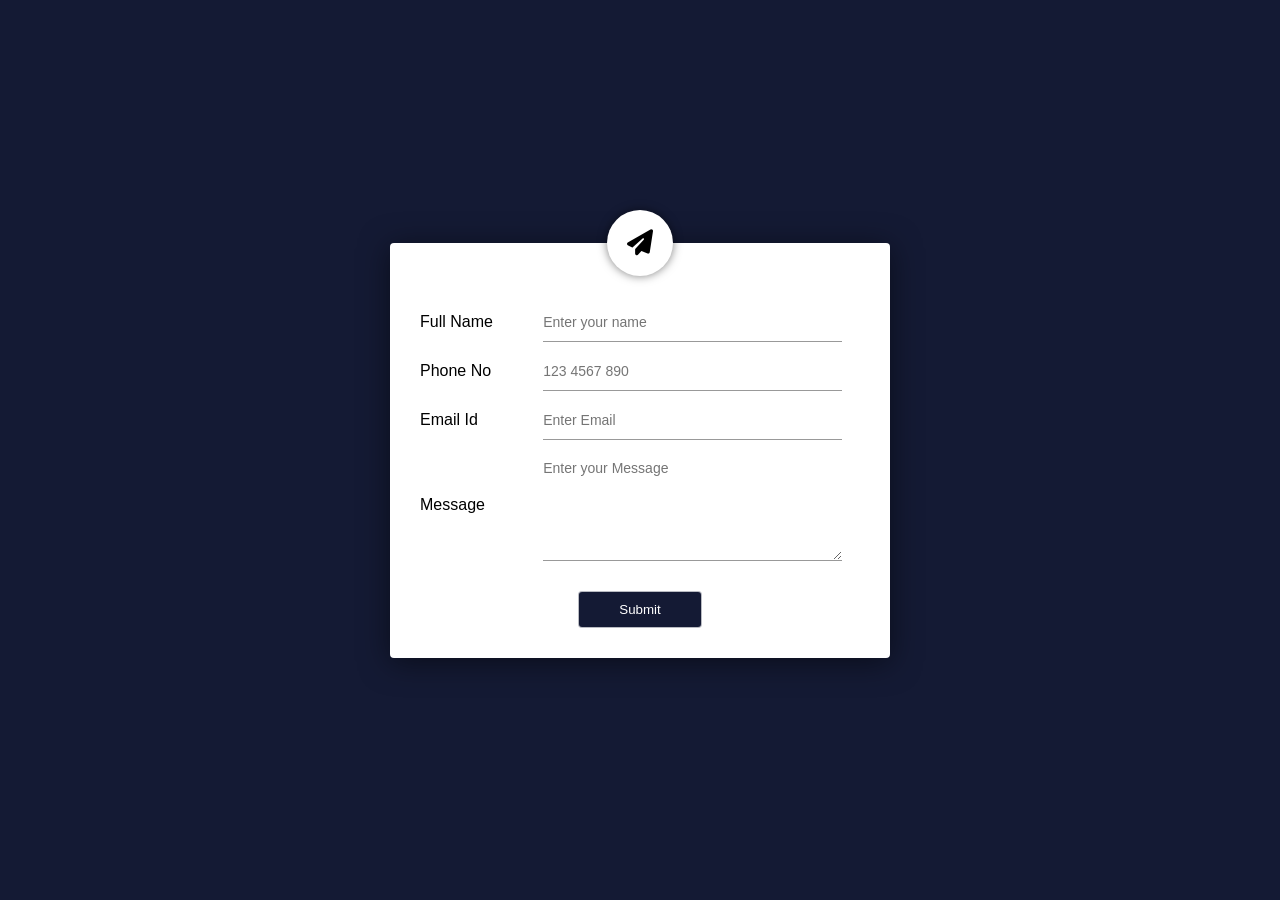
<file: js_validation/index.html>
<!DOCTYPE html>
<html lang="en">
<head>
    <meta charset="UTF-8">
    <meta name="viewport" content="width=device-width, initial-scale=1.0">
    <title>Validation</title>
    <link rel="stylesheet" href="styles.css">
    <link rel="stylesheet" href="https://cdnjs.cloudflare.com/ajax/libs/font-awesome/6.4.0/css/all.min.css" integrity="sha512-iecdLmaskl7CVkqkXNQ/ZH/XLlvWZOJyj7Yy7tcenmpD1ypASozpmT/E0iPtmFIB46ZmdtAc9eNBvH0H/ZpiBw==" crossorigin="anonymous" referrerpolicy="no-referrer" />
</head>
<body>

    <div class="container">
        <form action="">
            <i class="fa-solid fa-paper-plane"></i>
            <div class="input-group">
                <label for="">Full Name</label>
                <input type="text" placeholder="Enter your name" id="contact-name" onkeyup="validateName()">
                <span id="name-error"></span>
            </div>

            <div class="input-group">
                <label for="">Phone No</label>
                <input type="text" placeholder="123 4567 890" id="contact-phone" onkeyup="validatePhone()">
                <span id="phone-error"></span>

            </div>

            <div class="input-group">
                <label for="">Email Id</label>
                <input type="text" placeholder="Enter Email" id="contact-email" onkeyup="validateEmail()">
                <span id="email-error"></span>

            </div>

            <div class="input-group">
                <label for="">Message</label>
               <textarea  rows="5" placeholder="Enter your Message" id="contact-message" onkeyup="validateMessage()"></textarea>
               <span id="message-error"></span>
            </div>

            <button onclick="return validateForm()">Submit</button>
            <span id="submit-error"></span>

        </form>
    </div>
    <script src="app.js"></script>
</body>
</html>
</file>
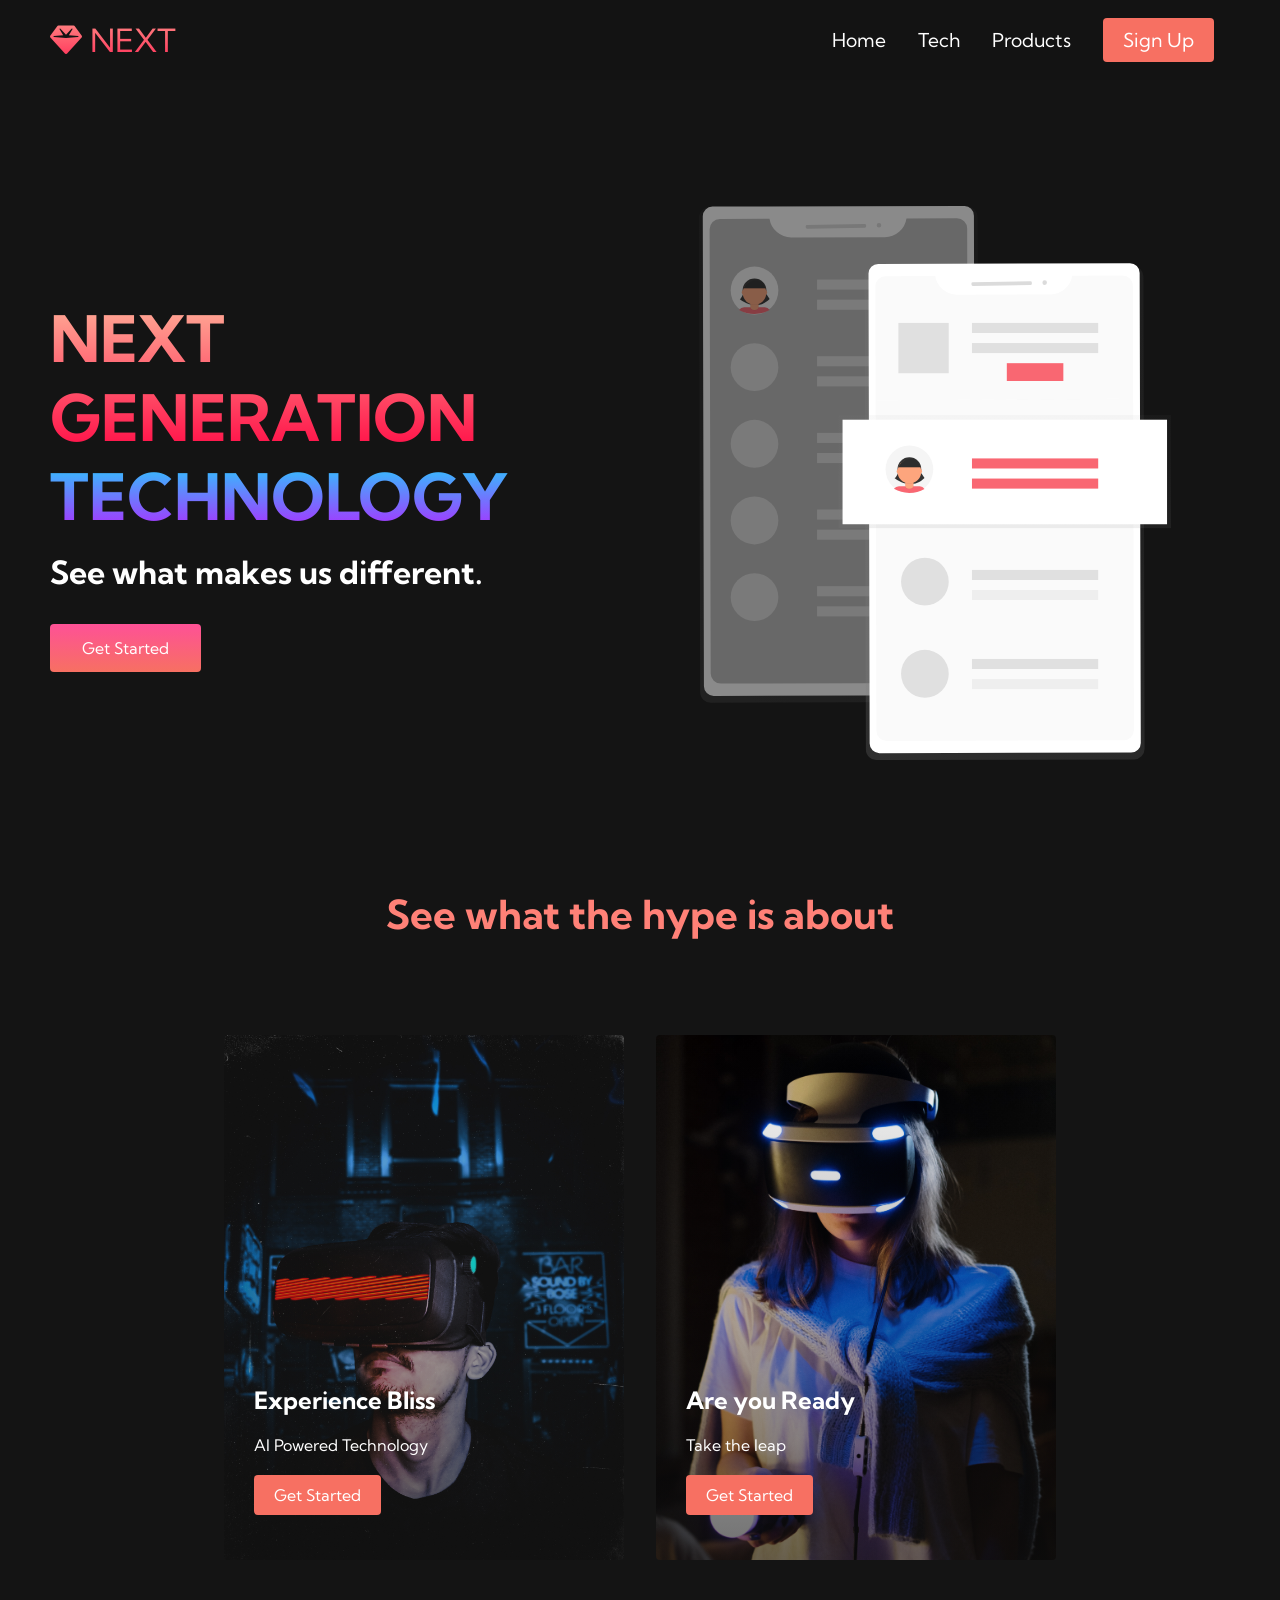
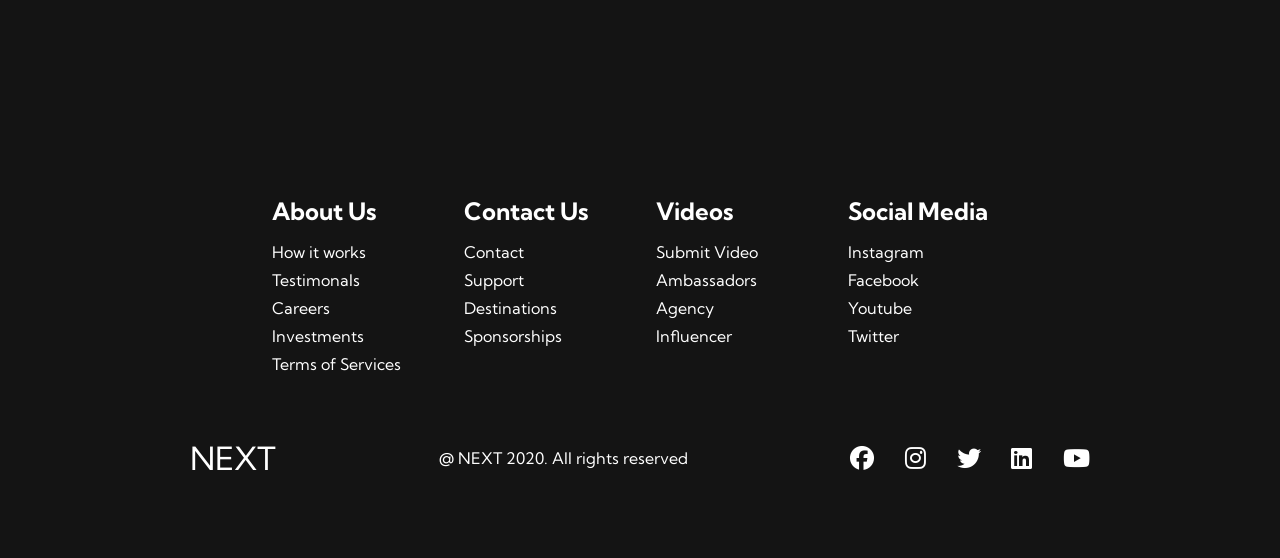
<file: dark_theme/tech.html>
<!DOCTYPE html>
<html lang="en">
<head>
    <meta charset="UTF-8">
    <meta name="viewport" content="width=device-width, initial-scale=1.0">
    <title>NEXT Website</title>
    <link rel="stylesheet" href="tech.css">
    <link rel="stylesheet" href="https://cdnjs.cloudflare.com/ajax/libs/font-awesome/6.4.0/css/all.min.css" integrity="sha512-iecdLmaskl7CVkqkXNQ/ZH/XLlvWZOJyj7Yy7tcenmpD1ypASozpmT/E0iPtmFIB46ZmdtAc9eNBvH0H/ZpiBw==" crossorigin="anonymous" referrerpolicy="no-referrer" />
</head>
<body>

    <!-- Navbar Section -->
    

    <nav class="navbar">
        <div class="navbar_container">
                <a href="/" class="navbar_logo"> <i class="fas fa-gem"></i>NEXT</a>
                <div class="navbar_toggle" id="mobile-menu">
                    <span class="bar"></span>
                    <span class="bar"></span>
                    <span class="bar"></span>
                </div>

                <ul class="navbar_menu">
                    <li class="navbar_item">
                        <a href="index.html" class="navbar_links">Home</a>
                    </li>
                    <li class="navbar_item">
                        <a href="tech.html" class="navbar_links">Tech</a>
                    </li>
                    <li class="navbar_item">
                        <a href="/" class="navbar_links">Products</a>
                    </li>
                    <li class="navbar_btn">
                        <a href="/" class="button">Sign Up</a>
                    </li>
                </ul>
        </div>
    </nav>


    <!-- Hero Section -->

    <div class="main">
        <div class="main_container">
            <div class="main_content">
                <h1>NEXT GENERATION</h1>
                <h2>TECHNOLOGY</h2>
                <p>See what makes us different.</p>
                <button class="main_btn"><a href="/">Get Started</a></button>
            </div>
            <div class="main_img-container">
                <img src="images/pic1.svg" alt="pic" id="main_img">
            </div>
        </div>
    </div>
    
        <!-- Services Section -->
        

        <div class="services">
            <h1>See what the hype is about</h1>
            <div class="services_container">
                <div class="services_card">
                    <h2>Experience Bliss</h2>
                    <p>AI Powered Technology</p>
                    <button>Get Started</button>
                </div>
                <div class="services_card">
                    <h2>Are you Ready</h2>
                    <p>Take the leap</p>
                    <button>Get Started</button>
                </div>
            </div>
        </div>    


        <!-- Footer Section -->

            <div class="footer_container">
                <div class="footer_links">
                    <div class="footer_link-wrapper">
                        <div class="footer_link-items">
                            <h2>About Us</h2>
                            <a href="/">How it works</a>
                            <a href="/">Testimonals</a>
                            <a href="/">Careers</a>
                            <a href="/">Investments</a>
                            <a href="/">Terms of Services</a>
                        </div>
                         <div class="footer_link-items">
                            <h2>Contact Us</h2>
                            <a href="/">Contact</a>
                            <a href="/">Support</a>
                            <a href="/">Destinations</a>
                            <a href="/">Sponsorships</a>

                            
                        </div>
                    </div>
                    <div class="footer_link-wrapper">
                        <div class="footer_link-items">
                            <h2>Videos</h2>
                            <a href="/">Submit Video</a>
                            <a href="/">Ambassadors</a>
                            <a href="/">Agency</a>
                            <a href="/">Influencer</a>
                        </div>
                         <div class="footer_link-items">
                            <h2 class="social">Social Media</h2>
                            <a href="/">Instagram</a>
                            <a href="/">Facebook</a>
                            <a href="/">Youtube</a>
                            <a href="/">Twitter</a>
                        </div>
                    </div>
                </div>


        <div class="social_media">
            <div class="social_media-wrap">
                <div class="footer_logo">
                    <a href="/" id="footer_logo"><i class="fas faa-gem"></i>NEXT</a>
                </div>
                <p class="website_right"> @ NEXT 2020. All rights reserved</p>
                <div class="social_icons">
                    <a href="/" class="social_icon-link" target="_blank">
                        <i class="fab fa-facebook"></i>
                    </a>
                     <a href="/" class="social_icon-link" target="_blank">
                        <i class="fab fa-instagram"></i>
                    </a>
                     <a href="/" class="social_icon-link" target="_blank">
                        <i class="fab fa-twitter"></i>
                    </a>
                     <a href="/" class="social_icon-link" target="_blank">
                        <i class="fab fa-linkedin"></i>
                    </a>
                     <a href="/" class="social_icon-link" target="_blank">
                        <i class="fab fa-youtube"></i>
                    </a>
                </div>
            </div>
        </div>
    </div>



    <script src="app.js"></script>
</body>
</html>
</file>
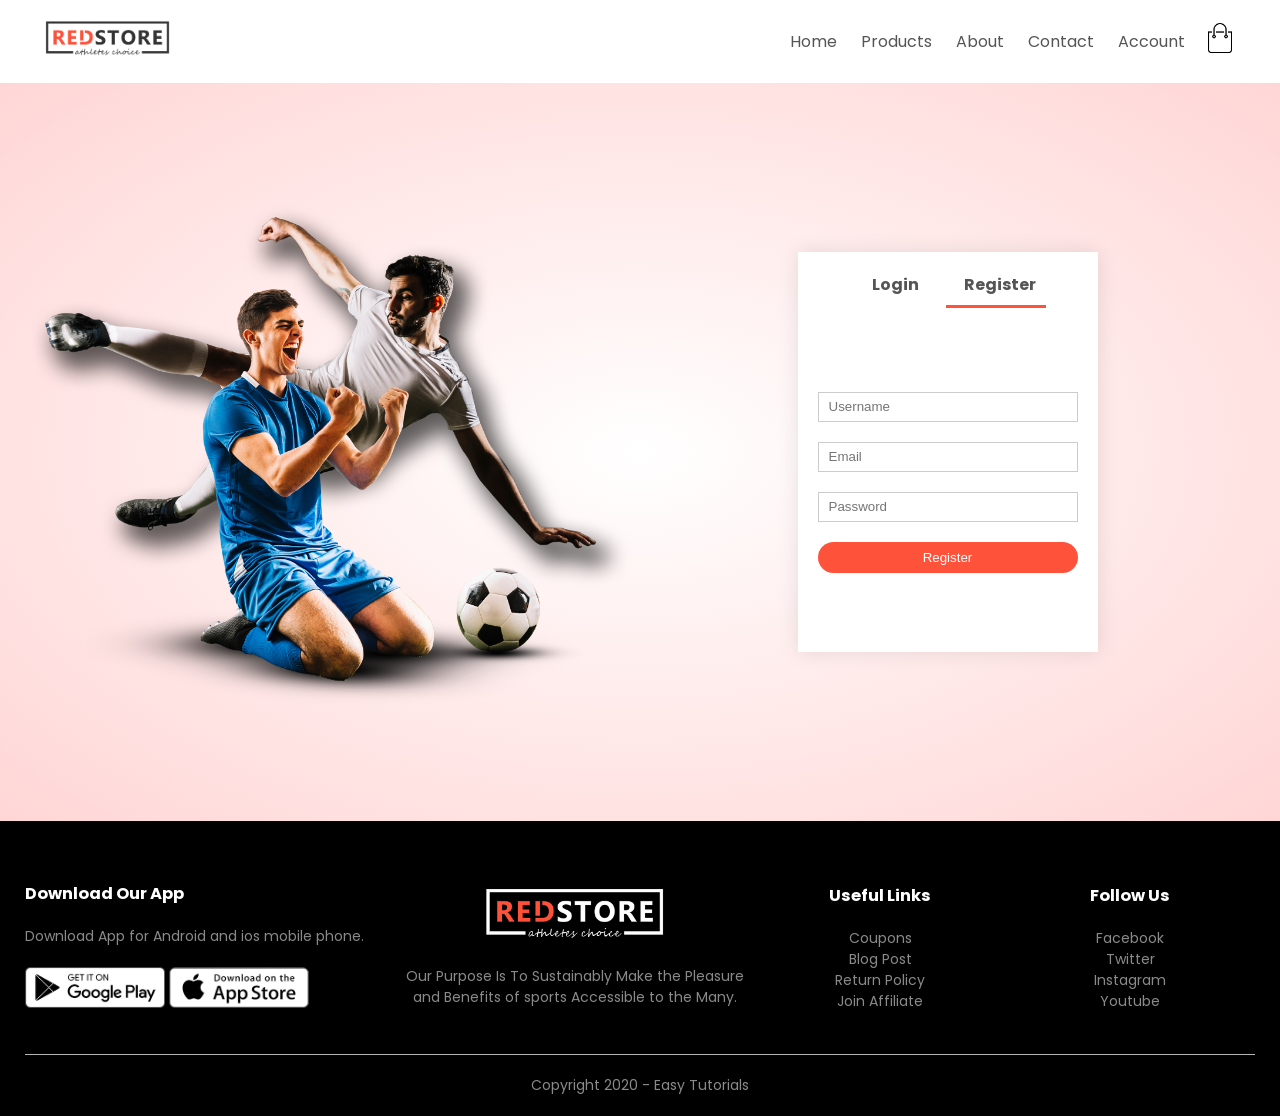
<file: e_commerce/account.html>
<!DOCTYPE html>
<html lang="en">
<head>
	<meta charset="UTF-8">
	<meta name="viewport" content="width=device-width, initial-scale=1.0">
	<title>All Products - RedStore </title>
	<link rel="stylesheet" href="styles.css">
	
	<link rel="stylesheet" href="http://stackpath.bootstrapcdn.com/font-awesome/4.7.0/css/font-awesome.min.css">
</head>
<body>

	
<div class="container">
	<div class="navbar">
		<div class="logo">
			<a href="index.html"><img src="images/logo.png" alt="" width="125px"></a>
		</div>
		<nav>
			<ul id="MenuItems">
				<li>
					<a href="index.html">Home</a>
				</li>
				<li>
					<a href="products.html">Products</a>
				</li>
				<li>
					<a href="">About</a>
				</li>
				<li>
					<a href="">Contact</a>
				</li>
				<li>
					<a href="account.html">Account</a>
				</li>
			</ul>
		</nav>
				<a href="cart.html"><img src="images/cart.png" alt="" width="30px" height="30px"></a>

		<img src="images/menu.png" class="menu-icon" onclick="menutoggle()">

	</div>
</div>

 			<!-- account-page -->
<div class="account-page">
	<div class="container">
		<div class="row">
			<div class="col-2">
				<img src="images/image1.png" width="100%">
			</div>
			<div class="col-2">
				<div class="form-container">
					<div class="form-btn">
						<span id="login">Login</span>
						<span id="register">Register</span>
						<hr id="Indicator">
					</div>
					<form action="" id="LoginForm">
						
						<input type="text" placeholder="Username">

						<input type="password" placeholder="Password">

						<button type="Submit" class="btn">Login</button>

						<a href="">Forgot password</a>
					</form>

					<form action="" id="RegForm">
						
						<input type="text" placeholder="Username">

						<input type="email" placeholder="Email">

						<input type="password" placeholder="Password">

						<button type="Submit" class="btn">Register</button>

					</form>
				</div>
			</div>
		</div>
	</div>
</div>




	<!-- Footer -->

	<div class="footer">
		<div class="container">
			<div class="row">
				<div class="footer-col-1">
					<h3>Download Our App</h3>
					<p>Download App for Android and ios mobile phone.</p>
					<div class="app-logo">
						<img src="images/play-store.png" alt="">
						<img src="images/app-store.png" alt="">
					</div>
				</div>
				<div class="footer-col-2">
					<img src="images/logo-white.png" alt="">
					<p>Our Purpose Is To Sustainably Make the Pleasure and Benefits of sports Accessible to the Many.</p>
				</div>
				<div class="footer-col-3">
					<h3>Useful Links</h3>
					<ul>
						<li>Coupons</li>
						<li>Blog Post</li>
						<li>Return Policy</li>
						<li>Join Affiliate</li>
					</ul>
					
				</div>
				<div class="footer-col-4">
					<h3>Follow Us</h3>
					<ul>
						<li>Facebook</li>
						<li>Twitter</li>
						<li>Instagram</li>
						<li>Youtube</li>
					</ul>
					
				</div>
			</div>
			<hr>
			<p class="copyright">Copyright 2020 - Easy Tutorials</p>
		</div>
	</div>



		<script>
			var MenuItems = document.getElementById("MenuItems");

MenuItems.style.maxHeight = "0px";

function menutoggle(){

	if(MenuItems.style.maxHeight == "0px"){

		MenuItems.style.maxHeight = "200px";

	}
	else{

		MenuItems.style.maxHeight = "0px"
	}
}


			 // js for toggel Form

			 
var LoginForm = document.getElementById("LoginForm");
var RegForm = document.getElementById("RegForm");
var Indicator = document.getElementById("Indicator");
var login = document.getElementById("login")
var register = document.getElementById("register");

register.addEventListener('click',function(){


RegForm.style.transform = "translateX(0px)";
LoginForm.style.transform = "translateX(0px)";
Indicator.style.transform = "translateX(100px)";



});

login.addEventListener('click',function(){


RegForm.style.transform = "translateX(300px)";
LoginForm.style.transform = "translateX(300px)";
Indicator.style.transform = "translateX(0px)";


});
		</script>


	
</body>
</html>
</file>
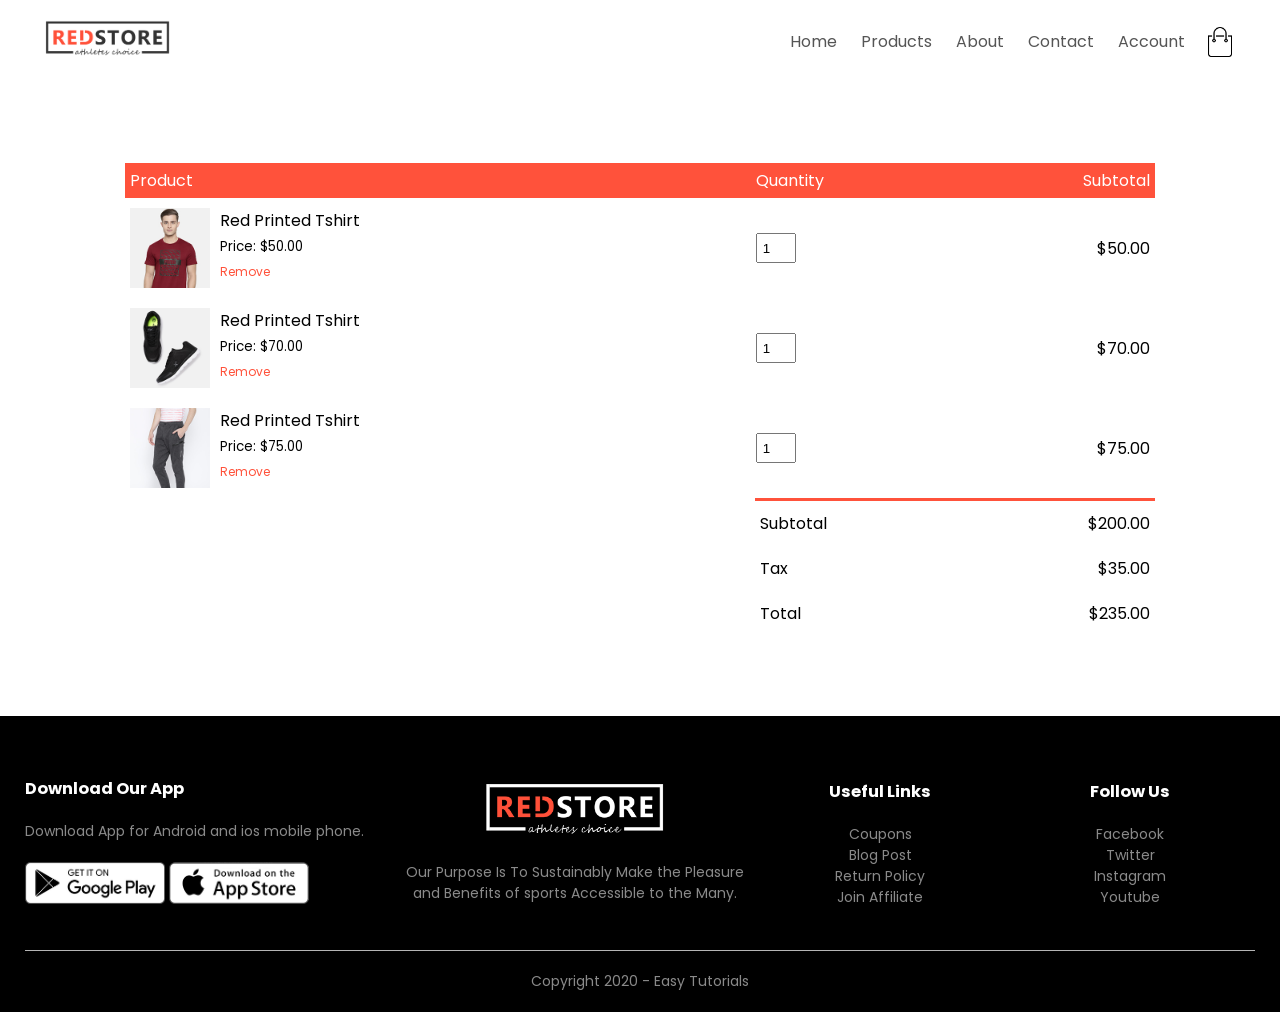
<file: e_commerce/cart.html>
<!DOCTYPE html>
<html lang="en">
<head>
	<meta charset="UTF-8">
	<meta name="viewport" content="width=device-width, initial-scale=1.0">
	<title>All Products - RedStore </title>
	<link rel="stylesheet" href="styles.css">
	
	<link rel="stylesheet" href="http://stackpath.bootstrapcdn.com/font-awesome/4.7.0/css/font-awesome.min.css">
</head>
<body>

	
<div class="container">
	<div class="navbar">
		<div class="logo">
			<a href="index.html"><img src="images/logo.png" alt="" width="125px"></a>
		</div>
		<nav>
			<ul id="MenuItems">
				<li>
					<a href="index.html">Home</a>
				</li>
				<li>
					<a href="products.html">Products</a>
				</li>
				<li>
					<a href="">About</a>
				</li>
				<li>
					<a href="">Contact</a>
				</li>
				<li>
					<a href="account.html">Account</a>
				</li>
			</ul>
		</nav>
		<img src="images/cart.png" alt="" width="30px" height="30px">
		<img src="images/menu.png" class="menu-icon" onclick="menutoggle()">

	</div>
</div>
	
			<!-- Cart Items Details -->

			<div class="small-container cart-page">
				<table>
					<tr>
						<th>Product</th>
						<th>Quantity</th>
						<th>Subtotal</th>

					</tr>
					<tr>
						<td>
							<div class="cart-info">
								<img src="images/buy-1.jpg" alt="">
							
							<div>
								<p>Red Printed Tshirt</p>
								<small>Price: $50.00</small>
								<br>
								<a href="">Remove</a>
							</div>
						</div>
						</td>
						<td><input type="number" value="1"></td>
						<td>$50.00</td>

					</tr>
					<tr>
						<td>
							<div class="cart-info">
								<img src="images/buy-2.jpg" alt="">
							
							<div>
								<p>Red Printed Tshirt</p>
								<small>Price: $70.00</small>
								<br>
								<a href="">Remove</a>
							</div>
						</div>
						</td>
						<td><input type="number" value="1"></td>
						<td>$70.00</td>

					</tr>
					<tr>
						<td>
							<div class="cart-info">
								<img src="images/buy-3.jpg" alt="">
							
							<div>
								<p>Red Printed Tshirt</p>
								<small>Price: $75.00</small>
								<br>
								<a href="">Remove</a>
							</div>
						</div>
						</td>
						<td><input type="number" value="1"></td>
						<td>$75.00</td>

					</tr>
				</table>

				<div class="total-price">
					<table>
						<tr>
							<td>Subtotal</td>
							<td>$200.00</td>

						</tr>
						<tr>
							<td>Tax</td>
							<td>$35.00</td>

						</tr>
						<tr>
							<td>Total</td>
							<td>$235.00</td>

						</tr>
					</table>
				</div>
			</div>


	<!-- Footer -->

	<div class="footer">
		<div class="container">
			<div class="row">
				<div class="footer-col-1">
					<h3>Download Our App</h3>
					<p>Download App for Android and ios mobile phone.</p>
					<div class="app-logo">
						<img src="images/play-store.png" alt="">
						<img src="images/app-store.png" alt="">
					</div>
				</div>
				<div class="footer-col-2">
					<img src="images/logo-white.png" alt="">
					<p>Our Purpose Is To Sustainably Make the Pleasure and Benefits of sports Accessible to the Many.</p>
				</div>
				<div class="footer-col-3">
					<h3>Useful Links</h3>
					<ul>
						<li>Coupons</li>
						<li>Blog Post</li>
						<li>Return Policy</li>
						<li>Join Affiliate</li>
					</ul>
					
				</div>
				<div class="footer-col-4">
					<h3>Follow Us</h3>
					<ul>
						<li>Facebook</li>
						<li>Twitter</li>
						<li>Instagram</li>
						<li>Youtube</li>
					</ul>
					
				</div>
			</div>
			<hr>
			<p class="copyright">Copyright 2020 - Easy Tutorials</p>
		</div>
	</div>

		<!-- js for toggle menu -->

		<script>
			var MenuItems = document.getElementById("MenuItems");

MenuItems.style.maxHeight = "0px";

function menutoggle(){

	if(MenuItems.style.maxHeight == "0px"){

		MenuItems.style.maxHeight = "200px";

	}
	else{

		MenuItems.style.maxHeight = "0px"
	}
}


		</script>


	
</body>
</html>
</file>
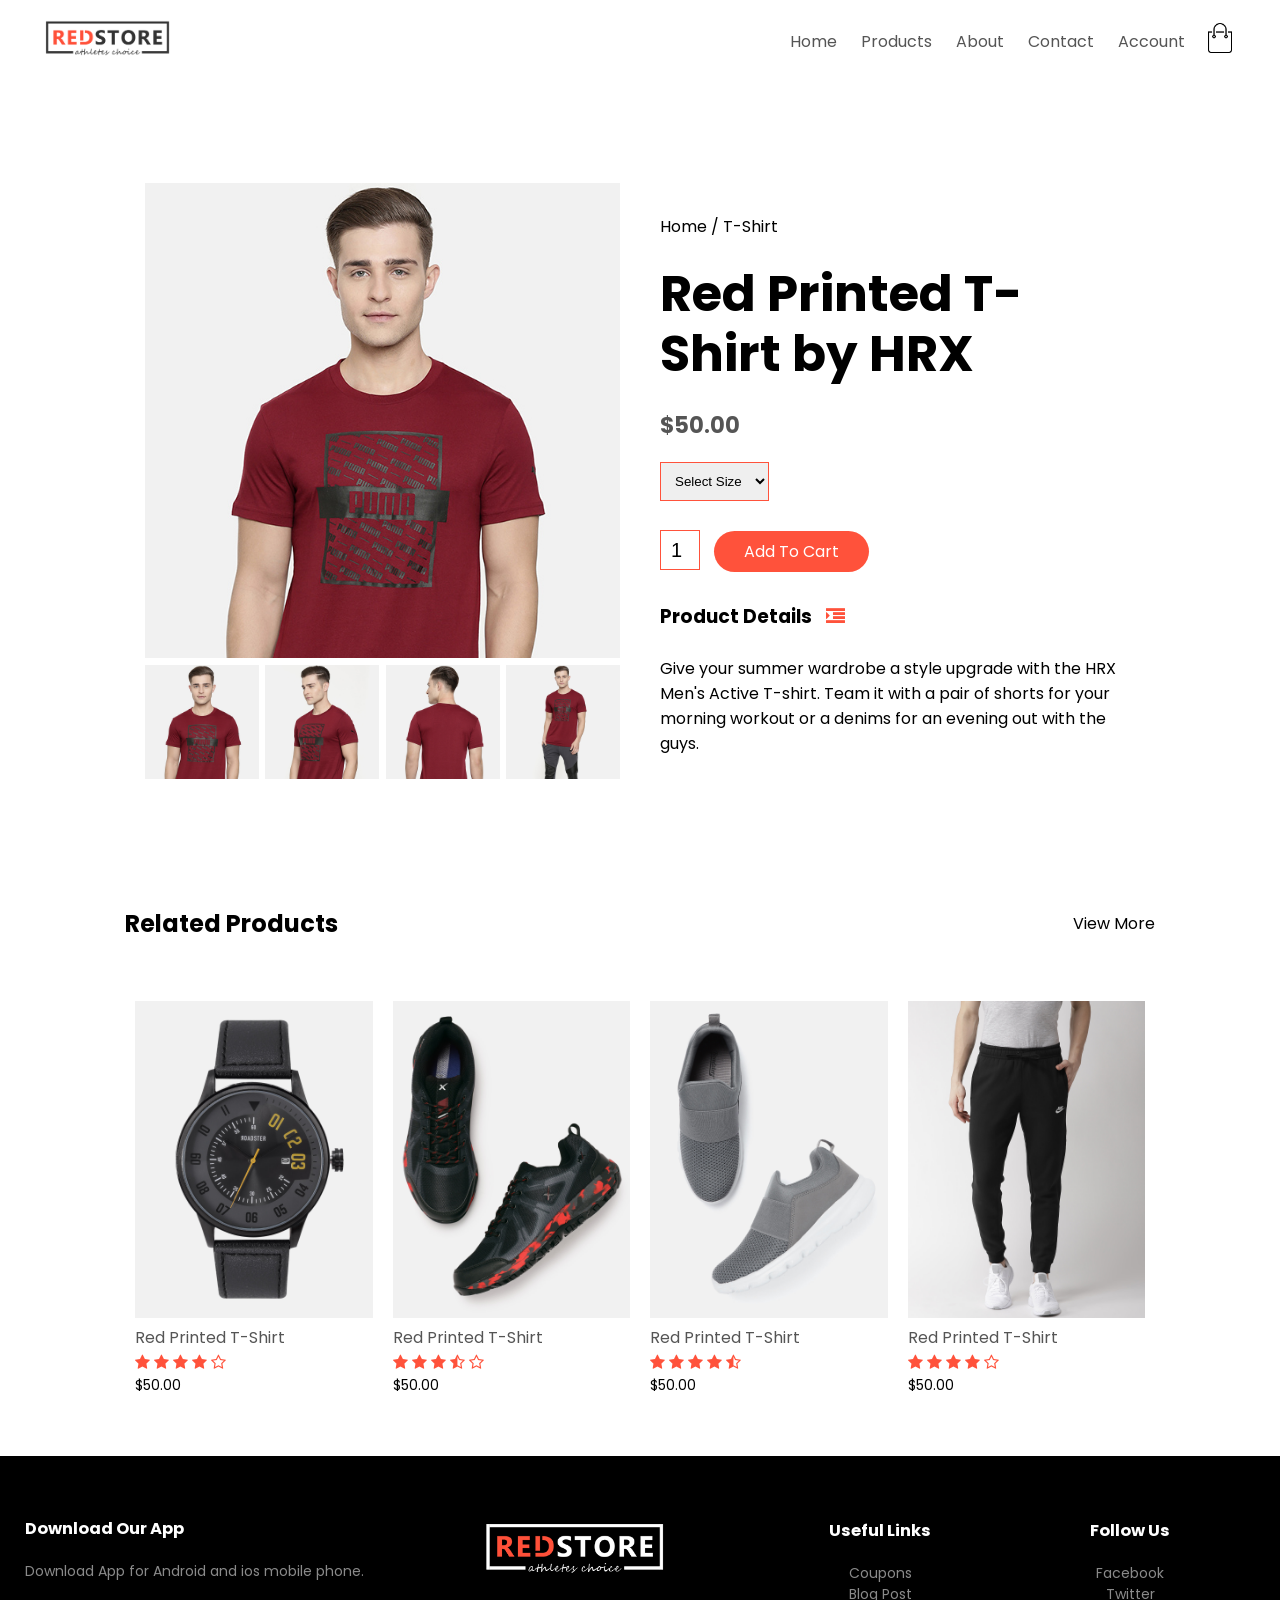
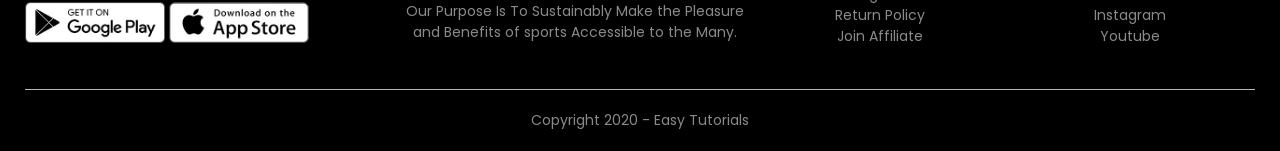
<file: e_commerce/product-details.html>
<!DOCTYPE html>
<html lang="en">
<head>
	<meta charset="UTF-8">
	<meta name="viewport" content="width=device-width, initial-scale=1.0">
	<title>All Products - RedStore </title>
	<link rel="stylesheet" href="styles.css">
	
	<link rel="stylesheet" href="http://stackpath.bootstrapcdn.com/font-awesome/4.7.0/css/font-awesome.min.css">
</head>
<body>

	
<div class="container">
	<div class="navbar">
		<div class="logo">
			<a href="index.html"><img src="images/logo.png" alt="" width="125px"></a>
		</div>
		<nav>
			<ul id="MenuItems">
				<li>
					<a href="index.html">Home</a>
				</li>
				<li>
					<a href="products.html">Products</a>
				</li>
				<li>
					<a href="">About</a>
				</li>
				<li>
					<a href="">Contact</a>
				</li>
				<li>
					<a href="account.html">Account</a>
				</li>
			</ul>
		</nav>
				<a href="cart.html"><img src="images/cart.png" alt="" width="30px" height="30px"></a>
		<img src="images/menu.png" class="menu-icon" onclick="menutoggle()">

	</div>
</div>


			<!-- Single Product Details -->

			<div class="small-container single-product">
				 <div class="row">
				 	<div class="col-2">
				 		<img src="images/gallery-1.jpg" alt="" id="ProductImg">

				 		<div class="small-img-row">
				 			<div class="small-img-col">
				 				<img src="images/gallery-1.jpg" width="100%" class="small-img">
				 			</div>
				 			<div class="small-img-col">
				 				<img src="images/gallery-2.jpg" width="100%" class="small-img">
				 			</div>
				 			<div class="small-img-col">
				 				<img src="images/gallery-3.jpg" width="100%" class="small-img">
				 			</div>
				 			<div class="small-img-col">
				 				<img src="images/gallery-4.jpg" width="100%" class="small-img">
				 			</div>
				 		</div>
				 	</div>
				 	<div class="col-2">
				 	<p>Home / T-Shirt</p>
				 	<h1>Red Printed T-Shirt by HRX</h1>
				 	<h4>$50.00</h4>
				 	<select>
				 		<option>Select Size</option>
				 		<option>XXL</option>
				 		<option>XL</option>
				 		<option>Large</option>
				 		<option>Medium</option>
				 		<option>Small</option>
				 		<option>XS</option>
				 	</select>
				 	<input type="number" value="1">
				 	<a href="" class="btn">Add To Cart</a>
				 	<h3>Product Details <i class="fa fa-indent"></i></h3>
				 	<br>
				 	<p>Give your summer wardrobe a style upgrade with the HRX Men's Active T-shirt. Team it with a pair of shorts for your morning workout or a denims for an evening out with the guys.</p>
				 </div>
				 </div>
			</div>

				<!-- Title -->

				<div class="small-container single-product">
					<div class="row row-2">
						<h2>Related Products</h2>
						<p>View More</p>
					</div> 
				</div>




		<!-- Featured Products -->

		<div class="small-container">

			<div class="row">
				<div class="col-4">
					<img src="images/product-9.jpg" alt="">
					<h4>Red Printed T-Shirt</h4>
					<div class="rating">
					<i class="fa fa-star"></i>
					<i class="fa fa-star"></i>
					<i class="fa fa-star"></i>
					<i class="fa fa-star"></i>
					<i class="fa fa-star-o"></i>
				</div>
					<p>$50.00</p>
				</div>
				<div class="col-4">
					<img src="images/product-10.jpg" alt="">
					<h4>Red Printed T-Shirt</h4>
					<div class="rating">
					<i class="fa fa-star"></i>
					<i class="fa fa-star"></i>
					<i class="fa fa-star"></i>
					<i class="fa fa-star-half-o"></i>
					<i class="fa fa-star-o"></i>
				</div>
					<p>$50.00</p>
				</div>
				<div class="col-4">
					<img src="images/product-11.jpg" alt="">
					<h4>Red Printed T-Shirt</h4>
					<div class="rating">
					<i class="fa fa-star"></i>
					<i class="fa fa-star"></i>
					<i class="fa fa-star"></i>
					<i class="fa fa-star"></i>
					<i class="fa fa-star-half-o"></i>
				</div>
					<p>$50.00</p>
				</div>
				<div class="col-4">
					<img src="images/product-12.jpg" alt="">
					<h4>Red Printed T-Shirt</h4>
					<div class="rating">
					<i class="fa fa-star"></i>
					<i class="fa fa-star"></i>
					<i class="fa fa-star"></i>
					<i class="fa fa-star"></i>
					<i class="fa fa-star-o"></i>
				</div>
					<p>$50.00</p>
				</div>

			</div>

		</div>

			
	

	<!-- Footer -->

	<div class="footer">
		<div class="container">
			<div class="row">
				<div class="footer-col-1">
					<h3>Download Our App</h3>
					<p>Download App for Android and ios mobile phone.</p>
					<div class="app-logo">
						<img src="images/play-store.png" alt="">
						<img src="images/app-store.png" alt="">
					</div>
				</div>
				<div class="footer-col-2">
					<img src="images/logo-white.png" alt="">
					<p>Our Purpose Is To Sustainably Make the Pleasure and Benefits of sports Accessible to the Many.</p>
				</div>
				<div class="footer-col-3">
					<h3>Useful Links</h3>
					<ul>
						<li>Coupons</li>
						<li>Blog Post</li>
						<li>Return Policy</li>
						<li>Join Affiliate</li>
					</ul>
					
				</div>
				<div class="footer-col-4">
					<h3>Follow Us</h3>
					<ul>
						<li>Facebook</li>
						<li>Twitter</li>
						<li>Instagram</li>
						<li>Youtube</li>
					</ul>
					
				</div>
			</div>
			<hr>
			<p class="copyright">Copyright 2020 - Easy Tutorials</p>
		</div>
	</div>

		<!-- js for toggle menu -->

		<script>
			var MenuItems = document.getElementById("MenuItems");

MenuItems.style.maxHeight = "0px";

function menutoggle(){

	if(MenuItems.style.maxHeight == "0px"){

		MenuItems.style.maxHeight = "200px";

	}
	else{

		MenuItems.style.maxHeight = "0px"
	}
}

		// js for product gallery

		
			var ProductImg = document.getElementById("ProductImg");

var SmallImg = document.getElementsByClassName("small-img");
 SmallImg[0].onclick = function()
 {

 	ProductImg.src = SmallImg[0].src;
 }
 SmallImg[1].onclick = function()
 {

 	ProductImg.src = SmallImg[1].src;
 }
 SmallImg[2].onclick = function()
 {

 	ProductImg.src = SmallImg[2].src;
 }
 SmallImg[3].onclick = function()
 {

 	ProductImg.src = SmallImg[3].src;
 }
		</script>


	
</body>
</html>
</file>
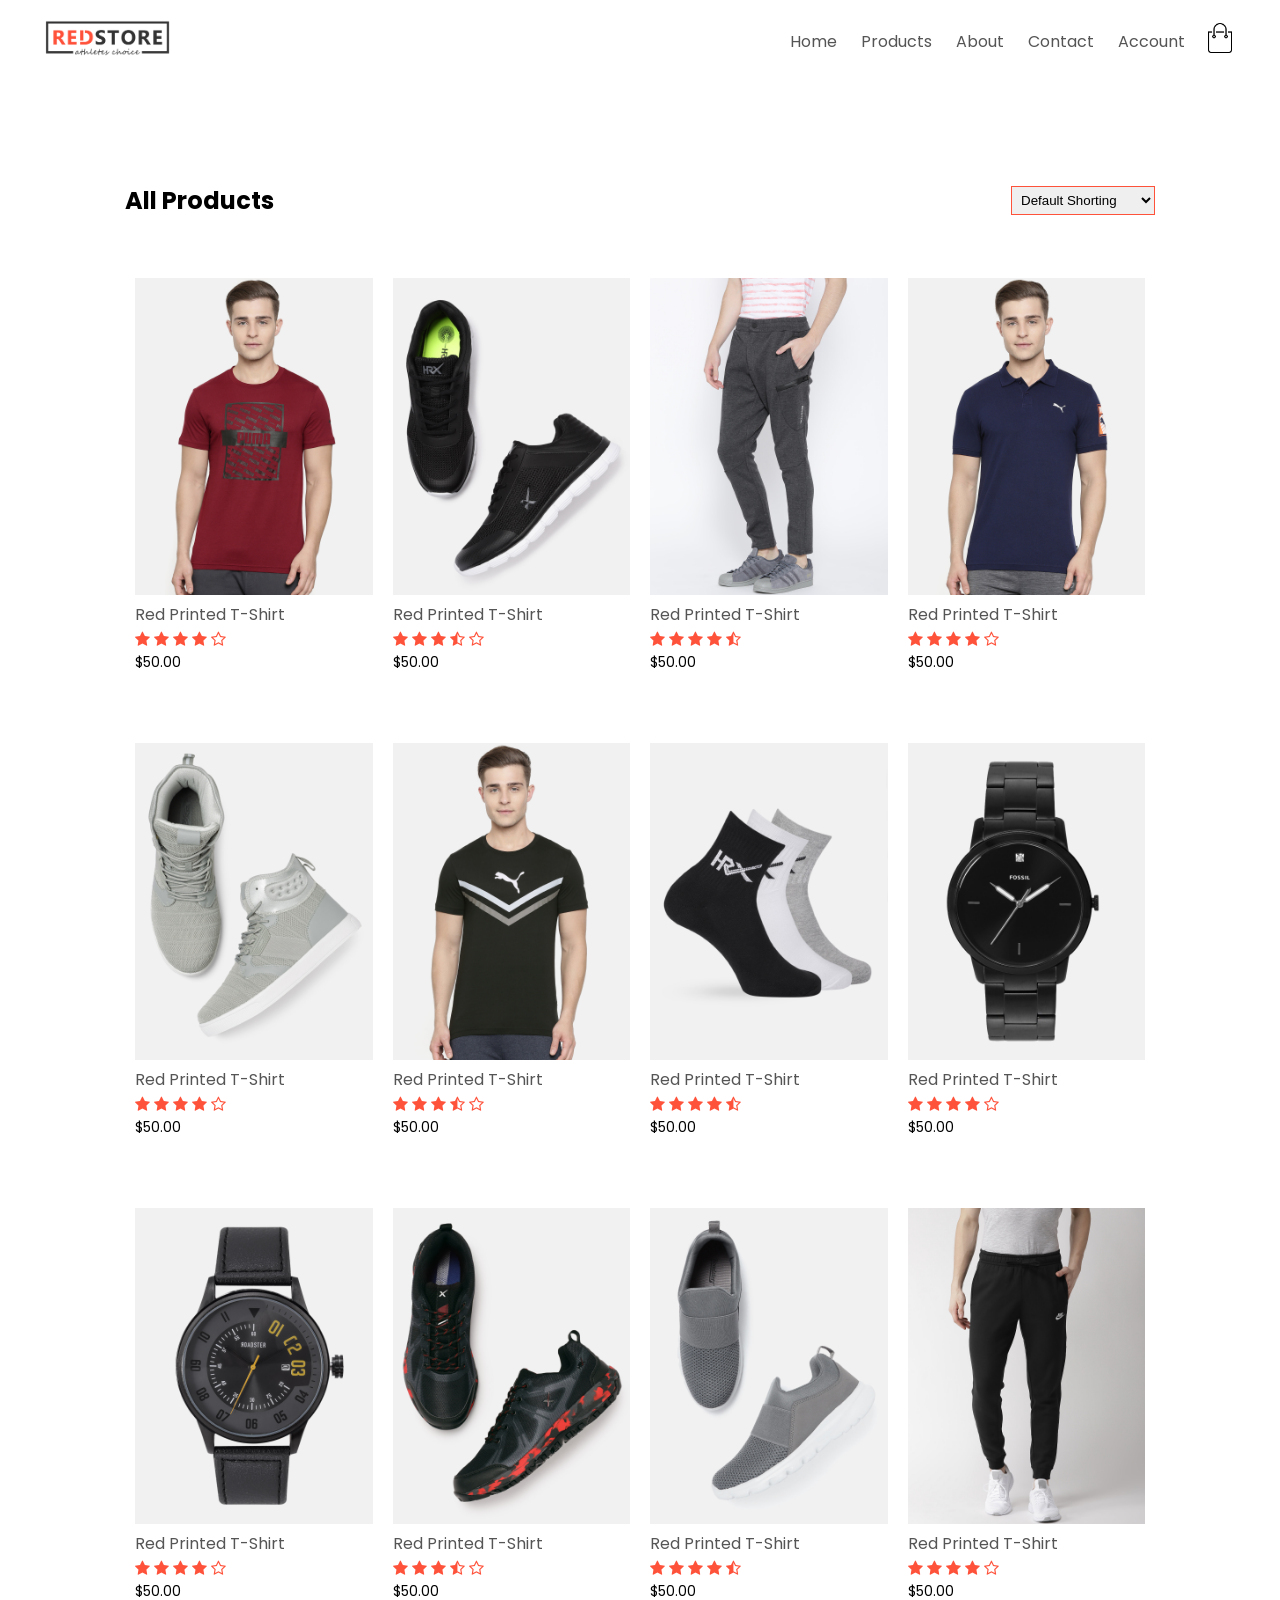
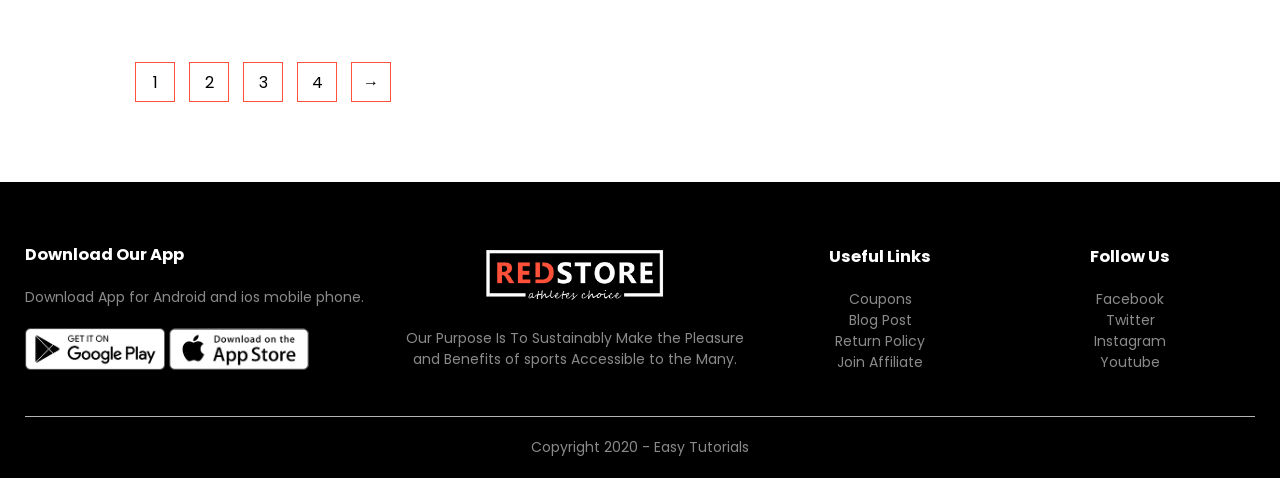
<file: e_commerce/products.html>
<!DOCTYPE html>
<html lang="en">
<head>
	<meta charset="UTF-8">
	<meta name="viewport" content="width=device-width, initial-scale=1.0">
	<title>All Products - RedStore </title>
	<link rel="stylesheet" href="styles.css">
	
	<link rel="stylesheet" href="http://stackpath.bootstrapcdn.com/font-awesome/4.7.0/css/font-awesome.min.css">
</head>
<body>

	
<div class="container">
	<div class="navbar">
		<div class="logo">
			<a href="index.html"><img src="images/logo.png" alt="" width="125px"></a>
		</div>
		<nav>
			<ul id="MenuItems">
				<li>
					<a href="index.html">Home</a>
				</li>
				<li>
					<a href="products.html">Products</a>
				</li>
				<li>
					<a href="">About</a>
				</li>
				<li>
					<a href="">Contact</a>
				</li>
				<li>
					<a href="account.html">Account</a>
				</li>
			</ul>
		</nav>
				<a href="cart.html"><img src="images/cart.png" alt="" width="30px" height="30px"></a>
		<img src="images/menu.png" class="menu-icon" onclick="menutoggle()">

	</div>
</div>

		<!-- Featured Products -->

		<div class="small-container">
			<div class="row row-2">
				<h2>All Products</h2>
				<select>
					<option>Default Shorting</option>
					<option>Short by price</option>
					<option>Short by popularity</option>
					<option>Short by rating</option>
					<option>Short by sale</option>

				</select>
			</div>
			<div class="row">
				<div class="col-4">
					<a href="product-details.html"><img src="images/product-1.jpg" alt=""></a>
					<a href="product-details.html"><h4>Red Printed T-Shirt</h4></a>
					<div class="rating">
					<i class="fa fa-star"></i>
					<i class="fa fa-star"></i>
					<i class="fa fa-star"></i>
					<i class="fa fa-star"></i>
					<i class="fa fa-star-o"></i>
				</div>
					<p>$50.00</p>
				</div>
				<div class="col-4">
					<img src="images/product-2.jpg" alt="">
					<h4>Red Printed T-Shirt</h4>
					<div class="rating">
					<i class="fa fa-star"></i>
					<i class="fa fa-star"></i>
					<i class="fa fa-star"></i>
					<i class="fa fa-star-half-o"></i>
					<i class="fa fa-star-o"></i>
				</div>
					<p>$50.00</p>
				</div>
				<div class="col-4">
					<img src="images/product-3.jpg" alt="">
					<h4>Red Printed T-Shirt</h4>
					<div class="rating">
					<i class="fa fa-star"></i>
					<i class="fa fa-star"></i>
					<i class="fa fa-star"></i>
					<i class="fa fa-star"></i>
					<i class="fa fa-star-half-o"></i>
				</div>
					<p>$50.00</p>
				</div>
				<div class="col-4">
					<img src="images/product-4.jpg" alt="">
					<h4>Red Printed T-Shirt</h4>
					<div class="rating">
					<i class="fa fa-star"></i>
					<i class="fa fa-star"></i>
					<i class="fa fa-star"></i>
					<i class="fa fa-star"></i>
					<i class="fa fa-star-o"></i>
				</div>
					<p>$50.00</p>
				</div>
			</div>


			<div class="row">
				<div class="col-4">
					<img src="images/product-5.jpg" alt="">
					<h4>Red Printed T-Shirt</h4>
					<div class="rating">
					<i class="fa fa-star"></i>
					<i class="fa fa-star"></i>
					<i class="fa fa-star"></i>
					<i class="fa fa-star"></i>
					<i class="fa fa-star-o"></i>
				</div>
					<p>$50.00</p>
				</div>
				<div class="col-4">
					<img src="images/product-6.jpg" alt="">
					<h4>Red Printed T-Shirt</h4>
					<div class="rating">
					<i class="fa fa-star"></i>
					<i class="fa fa-star"></i>
					<i class="fa fa-star"></i>
					<i class="fa fa-star-half-o"></i>
					<i class="fa fa-star-o"></i>
				</div>
					<p>$50.00</p>
				</div>
				<div class="col-4">
					<img src="images/product-7.jpg" alt="">
					<h4>Red Printed T-Shirt</h4>
					<div class="rating">
					<i class="fa fa-star"></i>
					<i class="fa fa-star"></i>
					<i class="fa fa-star"></i>
					<i class="fa fa-star"></i>
					<i class="fa fa-star-half-o"></i>
				</div>
					<p>$50.00</p>
				</div>
				<div class="col-4">
					<img src="images/product-8.jpg" alt="">
					<h4>Red Printed T-Shirt</h4>
					<div class="rating">
					<i class="fa fa-star"></i>
					<i class="fa fa-star"></i>
					<i class="fa fa-star"></i>
					<i class="fa fa-star"></i>
					<i class="fa fa-star-o"></i>
				</div>
					<p>$50.00</p>
				</div>
			</div>

			<div class="row">
				<div class="col-4">
					<img src="images/product-9.jpg" alt="">
					<h4>Red Printed T-Shirt</h4>
					<div class="rating">
					<i class="fa fa-star"></i>
					<i class="fa fa-star"></i>
					<i class="fa fa-star"></i>
					<i class="fa fa-star"></i>
					<i class="fa fa-star-o"></i>
				</div>
					<p>$50.00</p>
				</div>
				<div class="col-4">
					<img src="images/product-10.jpg" alt="">
					<h4>Red Printed T-Shirt</h4>
					<div class="rating">
					<i class="fa fa-star"></i>
					<i class="fa fa-star"></i>
					<i class="fa fa-star"></i>
					<i class="fa fa-star-half-o"></i>
					<i class="fa fa-star-o"></i>
				</div>
					<p>$50.00</p>
				</div>
				<div class="col-4">
					<img src="images/product-11.jpg" alt="">
					<h4>Red Printed T-Shirt</h4>
					<div class="rating">
					<i class="fa fa-star"></i>
					<i class="fa fa-star"></i>
					<i class="fa fa-star"></i>
					<i class="fa fa-star"></i>
					<i class="fa fa-star-half-o"></i>
				</div>
					<p>$50.00</p>
				</div>
				<div class="col-4">
					<img src="images/product-12.jpg" alt="">
					<h4>Red Printed T-Shirt</h4>
					<div class="rating">
					<i class="fa fa-star"></i>
					<i class="fa fa-star"></i>
					<i class="fa fa-star"></i>
					<i class="fa fa-star"></i>
					<i class="fa fa-star-o"></i>
				</div>
					<p>$50.00</p>
				</div>

			</div>

			<div class="page-btn">
				<span>1</span>
				<span>2</span>
				<span>3</span>
				<span>4</span>
				<span>&#8594</span>

			</div>


		</div>

			
	

	<!-- Footer -->

	<div class="footer">
		<div class="container">
			<div class="row">
				<div class="footer-col-1">
					<h3>Download Our App</h3>
					<p>Download App for Android and ios mobile phone.</p>
					<div class="app-logo">
						<img src="images/play-store.png" alt="">
						<img src="images/app-store.png" alt="">
					</div>
				</div>
				<div class="footer-col-2">
					<img src="images/logo-white.png" alt="">
					<p>Our Purpose Is To Sustainably Make the Pleasure and Benefits of sports Accessible to the Many.</p>
				</div>
				<div class="footer-col-3">
					<h3>Useful Links</h3>
					<ul>
						<li>Coupons</li>
						<li>Blog Post</li>
						<li>Return Policy</li>
						<li>Join Affiliate</li>
					</ul>
					
				</div>
				<div class="footer-col-4">
					<h3>Follow Us</h3>
					<ul>
						<li>Facebook</li>
						<li>Twitter</li>
						<li>Instagram</li>
						<li>Youtube</li>
					</ul>
					
				</div>
			</div>
			<hr>
			<p class="copyright">Copyright 2020 - Easy Tutorials</p>
		</div>
	</div>

		<!-- js for toggle menu -->

		<script>
			var MenuItems = document.getElementById("MenuItems");

MenuItems.style.maxHeight = "0px";

function menutoggle(){

	if(MenuItems.style.maxHeight == "0px"){

		MenuItems.style.maxHeight = "200px";

	}
	else{

		MenuItems.style.maxHeight = "0px"
	}
}


		</script>


	
</body>
</html>
</file>
<file: agency_website/styles.css>
/*@import url('https://fonts.googleapis.com/css2?family=Poppins:wght@400;700&family=Roboto:wght@400;700&display=swap');*/


				/*  resets*/


*{
	padding: 0;
	margin: 0;
	box-sizing: border-box;
}
:root{
	--primary-text-color:#183b56;
	--secondary-text-color:#577592;
	--accent-color:#2294ed;
	--accent-color-dark:#1d69a3;
	--padding-inline-section:20px;
}
html, body{
	width: 100%;
	overflow-x: hidden;
}
body{
	font-family: 'Poppins', sans-serif;
	color: var(--primary-text-color);
}
h1{
	font-size: 3rem;
}
h2{
	font-size: 2rem;
}
h2{
	font-size: 1.5rem;
}
p{
	font-family: 'Roboto', sans-serif;
	font-size: 1.25rem;
	color: var(--primary-text-color);
	line-height: 1.8rem;
}
a{
	text-decoration: none;
	display: inline-block;
}
ul{
	list-style: none;
}


/*		Utility classes*/

.small-bold-text{
	font-size: 1rem;
	font-weight: 700;
}
.container{
	max-width: 1180px;
	margin-inline: auto;
	padding-inline: var(--padding-inline-section);
}
.flex{
	display: flex;
	align-items: center;
}
.hover-link{
	color: var(--primary-text-color);
}
.hover-link:hover{
	color: var(--accent-color);
	transition: 0.2s ease-out;
}
.primary-btn{
	background-color: var(--accent-color);
	border-radius: 6px;
	font-weight: 700;
	padding: 12px 24px;
	color: white !important;
	box-shadow: 0 0 2px var(--secondary-text-color);
	transition: 0.2s ease-out;
	text-align: center;

}
.primary-btn:hover{
	background-color: var(--accent-color-dark);
}
.secondary-btn{
	border: 0.5px solid var(--secondary-text-color);
	border-radius: 6px;
	font-weight: 700;
	color: var(--primary-text-color)!important;
	padding: 12px 24px;
	transition: 0.2s ease-out;

}
.secondary-btn:hover{
	border-color: var(--accent-color);
	color: var(--accent-color)!important;
}

/*			Top Banner*/


.top-banner{
	background-image: url('./assests/pattern.png');
	background-color: #4fb3d4;
	background-color: 300px;
}
.banner-text{
	color: white;
	padding: 15px 30px;
	text-align: center;

}

				/*  Nav Bar*/


.main-nav{
	margin-top:20px ;
	justify-content: space-between;
	position: relative;
}
.company-logo img{
	width: 200px;
}
.nav-links{
	flex-basis: 730px;
}
.nav-links ul{
	justify-content: end;
	gap:40px;
}

            /*Header Section*/
header{
	padding: 50px var(--padding-inline-section) 0;
}
.header-section{
	justify-content: center;
	gap: 50px;
}
.header-left{
	max-width: 40vw;
}
.header-left h1{
	margin-top: 20px;
}
 .get-started-btn{
 	margin-top: 20px;
 }
.header-right img{
	width: 600px;
}


/*companies section*/

.companies-header{
	text-align: center;
	margin-block: 30px;
	color: var(--primary-text-color);
}
.logos{
	justify-content: space-between;
	flex-wrap: wrap;
}
.logo{
	height: 46px;
}

/*Features-header*/

.features-header a i{
	padding-left: 10px;
/*	width: 20px;*/
}
.features-section{
	padding: 80px var(--padding-inline-section) 0;
	background-image: url(./assests/asset-16.svg);
	background-repeat: no-repeat;
	background-position: center;
/*	background-color: red;*/
}
.features-header{
	text-align: center;
}
.features-heading-text{
	margin-bottom: 20px;

}
.features-area{
	flex-wrap: wrap;
	justify-content: space-between;
	gap:40px;
	margin-top: 20px;
}
.features-card{
	flex-direction: column;
	gap: 20px;
	max-width: 30%;
	text-align: center;
}
.features-card img{
	width: 60px;
}

/*big-feature-section*/

.big-feature-section{
	padding: 30px var(--padding-inline-section) 0;

}
.big-feature-container{
	gap:30px;
}
#second-big-feature{
	flex-direction: row-reverse;
}
/* .big-feature-container:nth-child(3){

flex-direction: row-reverse;
 }*/
.feature-img img{
	width: 100%;
}
.feature-desc{
	flex-direction: column;
	align-items: flex-start;
}
.feature-desc h4{
	padding: 5px 0px;
}
.feature-desc h3{
	padding: 5px 0px;
}

/*Examples-header*/

.examples-header{
	flex-direction: column;
	gap: 20px;
}
.examples-area{
	justify-content: space-between;
	margin-block: 30px;
}
.examples-card{
	width: 23%;
	position: relative;
	min-height: 300px;
	background:black;
	background:linear-gradient(rgba(0, 0, 0, 0.1),rgba(0, 0, 0, 0.6)),url('./assests/asset-20.jpg');
	background-size: cover;
	transition: 0.2s ease-out;

}
.examples-card:hover{
	box-shadow: 0 0 10px #888;
}
.examples-card:nth-child(2){
	background:linear-gradient(rgba(0, 0, 0, 0.1),rgba(0, 0, 0, 0.6)),url('./assests/asset-21.jpg');
	background-size: cover;
}

.examples-card:nth-child(3){
	background:linear-gradient(rgba(0, 0, 0, 0.1),rgba(0, 0, 0, 0.6)),url('./assests/asset-22.jpg');
	background-size: cover;
}
.examples-card:nth-child(4){
	background:linear-gradient(rgba(0, 0, 0, 0.1),rgba(0, 0, 0, 0.6)),url('./assests/assest-23.jpg');
	background-size: cover;
}
.card-text{
	position: absolute;
	bottom: 20px;
	left: 20px;
	right: 20px;
	color: white;
}

/*      cta-section*/

.cta-section-container{
	flex-direction: column;
	gap: 30px;
	color: white;
/*	background-color: #183b54;*/
}
.cta-section-container p{
    color:white;
    margin-top: 20px;
}
.cta-section{
	padding: 120px var(--padding-inline-section) 80px;
	background-color: #183b54;

}

/*footer*/

footer{
	padding-block: 80px;
	background-color: #ebf2fa;
}

.link-column{
	flex-direction: column;
	align-items: flex-start;
	gap: 20px;
}
.footer-container{
	align-items: flex-start;
	justify-content: space-between;
}

/*sub footer*/

.subfooter{
	background-color: #b9cde4;
	padding: var(--padding-inline-section);
}
.subfooter-container{
	justify-content: center;
	gap: 30px;
}
.nav-toggle{
	display: none;
}


@media screen and (min-width:320px) and (max-width:768px){   

/*		nav section*/

.nav-toggle{
		display: block;
		margin-right: 20px;
	}
	.main-nav{
		overflow:initial;
	}
.nav-links{
		position: absolute;
		background-color: white;
		left:-100%;
		top:100%;
		width: 100%;
/*		height: 100%;*/
		padding-block: 20px;

	}
	.nav-links.active{
		left: 0;
	}
	.nav-links ul{
		flex-direction: column;
	}

/*		header-section*/


	.header-section{
  	flex-direction: column-reverse;
  }

/*			companies-section */

  .logos{
  	flex-direction: column;
/*  	padding: 50px 0px;*/
  }
  .logo{
  	margin: 10px 0px;
  }
  .header-left{
  min-width: 100%;
  }
  .header-left h1{
  	font-size: 25px;
  }
  .header-right img{
  width:300px ;
  }

  .header-left h1{
/*  	align-items: flex-start;*/
  }

/*		 Features-section*/

  .features-area{
  	flex-direction: column;
/*  	width: 100%;*/
  }
  .features-card{
  	min-width: 100%;
  	  }
  .big-feature-container,#second-big-feature{
  	flex-direction: column;
  }


/*  examples-section*/


  .examples-area{
  	flex-direction: column;
  }
  .examples-card{
  	width: 100%;
  	margin-bottom: 30px;
  }
  .examples-heading-text{
  	padding: 20px 20px;
  }
  
 

/*  			footer-section*/
 .link-column {
  	padding: 0px 50px;
  	margin: 10px;
/*  	text-align: center;*/
  }
  .company-logo{
  	padding: 0px 30px;
  }
  .footer-container{
  	flex-direction: column;
/*    text-align: center;*/
  }
  .subfooter-container{
  	flex-direction: column;
  }










}






/*@media screen and (max-width:991px){

	.nav-toggle{
		display: block;
		margin-right: 20px;
	}
	.nav-links{
		display: none;
	}
	.examples-area{
		gap: 20px;
	}

	.examples-card{
		width: calc(50% - 10px);
		height: 180px;
		background-color: red;
	}
	.cta-section{
		padding-block: 80px;
	}
}

@media screen and (max-width:991px){
  .header-section{
  	flex-direction: column-reverse;
  }
  .header-left{
  	max-width: 100vw;
  	text-align: center;
  }
  .primary-btn{
  	width: 100%;
  }
  .features-card{
		min-width:calc(50% - 10px);
		background-color: red;

  }
}*/
</file>
<file: dark_theme/styles.css>
@import url('https://fonts.googleapis.com/css2?family=Kumbh+Sans:wght@400;700&family=Poppins:ital,wght@0,300;0,400;0,500;0,600;1,600;1,700&display=swap');

*{
    box-sizing: border-box;
    padding:0;
    margin: 0;
    font-family: 'Kumbh Sans', sans-serif;

}

/*navbar Section*/


.navbar {
    background: #131313;
    height: 80px;
    display: flex;
    justify-content: center;
    align-items: center;
    font-size: 1.2rem;
    position: sticky;
    top: 0;
    z-index: 999;
}
.navbar_container{
    display: flex;
    justify-content: space-between;
    height: 80px;
    z-index:1;
    width: 100%;
    max-width: 1300px;
    margin: 0 auto;
    padding: 0 50px;
}
.navbar_logo{
    background-color: #ff8177;
    background-image: linear-gradient(to top, #ff0844 0%, #ffb199 100%);
    background-size: 100%;
     -webkit-background-clip: text; 
    -moz-background-clip: text;
    -webkit-text-fill-color: transparent;
    -moz-text-fill-color:transparent; 
    display: flex; 
    align-items: center;
    cursor: pointer;
    text-decoration: none;
    font-size: 2rem; 
}
.fa-gem{
    margin-right: 0.5rem;
}
.navbar_menu{
    display: flex;
    align-items: center;
    list-style: none;
    text-align: center;
}
.navbar_item{
    height: 80px;
}
.navbar_links{
    color: #ffff;
    display: flex;
    align-items: center;
    justify-content: center;
    text-decoration: none;
    padding: 0 1rem;
    height: 100%;
}
.navbar_btn{
    display: flex;
    justify-content: center;
    align-items: center;
    padding: 0 1rem;
    width: 100%;
}
.button{
    display: flex;
    justify-content: center;
    align-items: center;
    text-decoration: none; 
    padding: 10px 20px;
    height: 100%;
    width: 100%;
    border: none;
    outline: none;
    border-radius: 4px; 
    background-color: #f77062;
    color:#fff;
}

.button:hover{
    background: #4837ff;
    transition: all 0.3s ease;
}
.navbar_links:hover{
    color: #f77062;
    transition: all 0.3s ease;
}



/*Hero Section*/

.main{
    background-color: #141414;
/*    height: 100px;*/
}

.main_container{
    display: grid;
    grid-template-columns: 1fr 1fr;
    align-items: center;
    justify-self: center;
    margin: 0 auto;
    height: 90vh;
    background-color: #141414;
    z-index: 1;
    width: 100%;
    max-width: 1300px;
    padding: 0 50px;
}
.main_content h1{
    font-size: 4rem;
    background-color: #ff8177;
    background-image: linear-gradient(to top, #ff0844 0%, #ffb199 100%);
    background-size: 100%;
    -webkit-background-clip:text;
    -moz-background-clip:text;
    -webkit-text-fill-color:transparent;
    -moz-text-fill-color:transparent;
}

.main_content h2{
    font-size: 4rem;
    background-color: #ff8177;
    background-image: linear-gradient(to top, #b721ff 0%, #21d4fd 100%);
    background-size: 100%;
    -webkit-background-clip:text;
    -moz-background-clip:text;
    -webkit-text-fill-color:transparent;
    -moz-text-fill-color:transparent;
}
.main_content p{
    margin-top:1rem;
    font-size: 2rem;
    font-weight: 700;
    color: #ffff;
}
.main_btn{
    font-size: 1rem;
    background-image: linear-gradient(to top,#f77062 0%, #fe5196 100%);
    padding: 14px 32px;
    border: none;
    border-radius: 4px;
    color: #ffff;
    margin-top: 2rem;
    cursor:pointer;
    position: relative;
    transition: all 0.35s;
    outline:none;  
/*    color: white;     */

}
.main_btn a{
    position: relative;
    z-index: 2;
    color: #ffff;
    text-decoration: none;
}
.main_btn:after{
    position: absolute;
    content:'';
    top:0;
    left: 0;
    width: 0;
    height: 100%;
    background:#4837ff;
    transition: all 0.35s;
    border-radius: 4px;
}
.main_btn:hover{
    color: #ffff;
    
}
.main_btn:hover:after{
    width: 100%;
}

.main_img-container{
    text-align: center;
/*    height: 1600px;*/
}
#main_img{
    height: 80%;
    width: 80%;
}


/*Services Section*/

.services{
    background: #141414;
    display: flex;
    flex-direction: column;
    align-items: center;
    height: 90vh;
}
.services h1{
    background-color: #ff8177;
    background-image: linear-gardient(to right,
        #ff8177 0%,#ff867a 0%,
        #ff8c7f 21%,#f99185 52%,
        #cf556c 78%,#b12a5b 100%);
    background-size: 100%;
    margin-bottom: 5rem;
    font-size: 2.5rem;
    -webkit-background-clip:text;
    -moz-background-clip:text;
    -webkit-text-fill-color:transparent;
    -moz-text-fill-color:transparent;

}
.services_container{
    display: flex;
    justify-content: center;
    flex-wrap: wrap;
}
.services_card{
    margin: 1rem;
    height: 525px;
    width: 400px;
    border-radius: 4px;
    background-image: linear-gradient(
        to bottom,
        rgb(0, 0, 0,0) 0%,
        rgba(17, 17, 17, 0.6) 100%
    ),
    url('images/pic2.jpg');
    background-size: cover;
    position: relative;
    color: #ffff;

}
.services_card:nth-child(2){
     background-image: linear-gradient(
        to bottom,
        rgb(0, 0, 0,0) 0%,
        rgba(17, 17, 17, 0.6) 100%
    ),
    url('images/pic4.jpg');
}
.services h2{
    position: absolute;
    top:350px;
    left: 30px;
}
.services_card p{
    position: absolute;
    top: 400px;
    left: 30px;
}
.services_card button{
    color: #ffff;
    padding: 10px 20px;
    border: none;
    outline: none;
    border-radius: 4px;
    background: #f77062;
    position: absolute;
    top:440px;
    left: 30px;
    font-size: 1rem;
    cursor: pointer;
}
.services_card:hover{
    transform: scale(1.075);
    transition: 0.2s ease-in;
    cursor: pointer;
}

/*Footer Css*/


.footer_container{
    background-color: #141414;
    padding: 5rem 0;
    display: flex;
    flex-direction: column;
    justify-content: center;
    align-items: center;
}
#footer_logo{
    color: #ffff;
    display: flex;
    align-items: center;
    cursor: pointer;
    text-decoration: none;
    font-size: 2rem;
}
.footer_links{
    width: 100%;
    max-width: 1000px;
    display: flex;
    justify-content: center;
}
.footer_link-wrapper{
    display: flex;
}
.footer_link-items{
    display: flex;
    flex-direction: column;
    align-items: flex-start;
    margin: 16px;
    text-align: left;
    width: 160px;
    box-sizing: border-box;


}
.footer_link-items h2{
    margin-bottom: 16px;
}
.footer_link-items > h2{
    color: #ffff;
}
.footer_link-items a{
    color: #ffff;
    text-decoration: none;
    margin-bottom: 0.5rem;
}
.footer_link-items a:hover{
    color: #e9e9e9;
    transition: 0.3s ease-out;
}

/*        Social_media*/

.social_icon-link{
    color: #ffff;
    font-size: 24px;
}
.social_media{
    max-width: 1000px;
    width: 100%;
}
.social_media-wrap{
    display: flex;
    justify-content: space-between;
    align-items: center;
    width: 90%;
    max-width: 1000px;
    margin: 40px auto 0 auto;
}
.social_icons{
    display: flex;
    justify-content: space-between;
    align-items: center;
    width: 240px;
}

.website_right{
    color: #ffff;
}
/*    Mobile Responsive*/



@media screen and (min-width:320px) and (max-width:768px){   

/*    navbar section*/


    .navbar_container{
        display: flex;
        justify-content: space-between;
        height: 80px;
        z-index: 1;
        width: 100%;
        max-width: 1300px;
        padding: 0;
    }
    .navbar_menu{
        display: grid;
        grid-template-columns: auto;
        margin: 0;
        width: 100%;
        position: absolute;
        top: -1000px;
        opacity: 1;
        transition: all 0.5s ease;
        height: 90vh;
        z-index: -1;
        background: #131313;

    }
    .navbar_menu.active{
        background-color: #131313;
        top:100%;
        opacity: 1;
        transition: all 0.5s ease;
        z-index: 99;
        height: 100vh;
        font-size: 1.6rem;
    }

    .navbar_logo{
        padding-left: 25px;
    }
    .navbar_toggle .bar{
        width: 25px;
        height: 3px;
        margin: 6px auto;
        transition: all 0.3s ease-in-out;
        background: #fff;
    }
    .navbar_item{
        width: 100%;
    }
    .navbar_links{
        text-align: center;
        padding: 2rem;
        width: 100%;
        height: 80px;
        display: table;
    }
    #mobile-menu{
        position: absolute;
        top: 20%;
        right: 5%;
        transform: translate(5%,20%);
    }
    .navbar_btn{
        padding-bottom: 2rem;
    }
  .button{
        display: flex;
        justify-content: center;
        align-items: center;
        width: 80%;
        height: 80px;
        margin: 0;
    }
    .navbar_toggle .bar{
        display: block;
        cursor: pointer;
    }
    #mobile-menu.is-active .bar:nth-child(2){
        opacity: 0;
    }
    #mobile-menu.is-active .bar:nth-child(1){
        transform: translate(5px) rotate(45deg);
    }
    #mobile-menu.is-active .bar:nth-child(3){
       transform: translate(1px) rotate(-45deg);
    }

/*Hero Section*/


.main_container{
    display: grid;
    grid-template-columns: auto;
    align-items: center;
    justify-self: center;
    width: 100%;
    margin: 0 auto;
    height: 180vh;
/*    background-color: #141414;*/
}
.main_content{
    text-align: center;
   margin-bottom: 4rem;
}
.main_content h1{
    font-size: 22px;
    margin-top: 2rem;
}
.main_content h2{
    font-size: 1.8rem;
}
.main_content p{
    margin-top: 1rem;
    font-size: 20px;
}
.main_btn{
    padding: 12px 36px;
    margin: 2.5rem 0;
}
.main{
    background-color: #141414;
}
#main_img{
    width: 90%;
/*    background-color: #141414;*/
}

/*Services Responsive*/

.services{
    height: 1400px;
}
.services h1{
    font-size: 1.4rem;
    margin: 0px 5px;
    padding-bottom: 30px;
    margin-top: 10rem;
}
.services_card{
    width: 300px;
}



/*Footer Responsive*/

.footer_links{
    padding-top: 2rem;
/*    padding-bottom: 2rem;*/
}
.social{
    padding-top: 28px;
}
.Vedio{
    padding-top: 20px;
}
#footer_logo{
    margin-bottom: 2rem;
}
.website_right{
    margin-bottom: 2rem;
}
.footer_link-wrapper{
    flex-direction: column;

}
.social_media-wrap{
    flex-direction: column;
}

.footer_link-items{
    margin: 0;
    padding: 10px;
    width: 100%;
}

}
/*Tab Responsive*/
</file>
<file: digital_clock/styles.css>
@import url('https://fonts.googleapis.com/css2?family=Poppins:wght@400;500;600;700&display=swap');
*{
	margin:0;
	padding: 0;
	font-family: "poppins",sans-serif;
	box-sizing: border-box;
}
.hero{
	width: 100%;
	min-height: 100vh;
	background: linear-gradient(45deg,#08001f,#30197d);
	color: #ffff;
	position: relative;
}
.container{
	width: 800px;
	height: 180px;
	position: absolute;
	top: 50%;
	left:50%;
	transform: translate(-50%,-50%);

}
.clock{
	width: 100%;
	height: 100%;
	background: rgb(235,0,255,0.11);
	border-radius: 10px;
	display: flex;
	align-items: center;
	justify-content: center;
	backdrop-filter: blur(40px);
}
.container::before{
	content: '';
	width: 180px;
	height: 180px;
	background: #f41b75;
	border-radius: 5px;
	position: absolute;
	left: -50px;
	top: -50px;
	z-index: -1;
}
.container::after{
	content: '';
	width: 180px;
	height: 180px;
	background: #419aff;
	border-radius: 50%;
	position: absolute;
	right: -50px;
	bottom: -30px;
	z-index: -1;
}
.clock span{
	font-size: 80px;
	width: 110px;
	display: inline-block;
	text-align: center;
	position: relative;
}
.clock span::after{
	font-size: 16px;
	position: absolute;
	bottom: -5px;
	left: 50%;
	transform: translate(-50%);
}
#hrs::after{
	content: 'HOURS';
}
#min::after{
	content: 'MINS';
}
#sec::after{
	content: 'SEC';
}
</file>
<file: dynamic_input_feilds/styles.css>
*{
	margin: 0;
	padding: 0;
	box-sizing: border-box;
}
body{
	width: 100%;
	height: 100vh;
	display: flex;
	align-items: center;
	justify-content: center;
	background: linear-gradient(to top right, #fc2c77 0%, #6c4079 100%);
}
.container{
	max-width: 600px;
	background: #ffff;
	border-radius: 5px;
	width: 600px;
	padding: 20px;
	box-shadow: 0 2px 2px 43px rgb(0, 0, 0, 0.1);
}
.wrap{
	display: flex;
	justify-content: space-between;
	align-items: center;
	width: 100%;
	margin-bottom: 40px;
	padding-bottom: 15px;
	border-bottom: 2px solid #e0dede;
}
.add{
	text-decoration: none;
	display: inline-block;
	width: 30px;
	height: 30px;
	background: #8bc34a;
	font-size: 2rem;
	font-weight: bold;
	color: #ffff;
	display: flex;
	justify-content: center;
	align-items: center;
}


/*Dynamic class creation*/

.flex{
	display: flex;
	gap: 1.5em;
	margin-bottom: 15px;
}
.delete{
	text-decoration: none;
	display: inline-block;
	background: #f44336;
	color: #ffff;
	font-size: 1.5rem;
	font-weight: bold;
	width: 30px;
	height: 30px;
	color: #ffff;
	margin-left: auto;
	display: flex;
	justify-content: center;
	align-items: center;
	cursor: pointer;
	padding: 10px;
	border-radius: 5px;
}
input{
	padding: 8px 10px;
	background: #ddd;
	border: none;
	width: 50%;
	border-radius: 5px;

}
input:focus{
	outline:1px solid #efefef;

}
</file>
<file: e_commerce/styles.css>
@import url('https://fonts.googleapis.com/css2?family=Poppins:wght@300;400;500;600;700&display=swap');
*{
	padding: 0;
	margin: 0;
	box-sizing: border-box;
}
body{
	font-family: 'Poppins', sans-serif;
}


/*			Header*/


.navbar{
	display: flex;
	align-items: center;
	padding: 20px;
}
.container{
	max-width: 1300px;
	margin: auto;
/*	width: 80%;*/
/*	padding-left: 25px;*/
/*	padding-right: 25px;*/
	padding: 0px 25px;

}
nav{
	flex: 1;
	text-align: right;
}
nav ul{
	display: inline-block;
	list-style-type: none;
}
nav ul li{
	display: inline-block;
	margin-right: 20px;
}
a{
	text-decoration: none;
	color: #555;
}
.row{
	display: flex;
	align-items: center;
	flex-wrap: wrap;
	justify-content: space-aroud;
}
.col-2{
	flex-basis: 50%;
	min-width: 300px;
}
.col-2 img{
max-width: 100%;
padding: 50px 0;
}
.col-2 h1{
	font-size: 50px;
	line-height: 60px;
	margin: 25px 0;
}
.btn{
	display: inline-block;
	background: #ff523b;
	color: white;
	padding: 8px 30px;
	margin: 30px 0;
	border-radius: 30px;
}
.btn:hover{
	background: #563434;
}
.header{
	background: radial-gradient(#fff,#ffd6d6);
}
.header .row{
	margin-top: 70px;
}


/*			Featured categories*/



.categories{
	margin: 70px 0;
}
.col-3{
	flex-basis: 30%;
	min-width: 250px;
	margin-bottom: 30px;
}
.col-3 img{
	width: 100%;
	padding: 0px 20px;

}


/*			Featured products & Latest products*/


.small-container{
	max-width: 1080px;
	margin: auto;
	padding: 0px 25px;
/*	padding-left: 25px;*/
/*	padding-right: 25px;*/
}
.col-4{
	flex-basis: 25%;
	padding: 10px;
	min-width: 200px;
	margin-bottom: 50px;
	transition: transform 0.5s;
}
.col-4 img{
	width: 100%;

}


.title{
	text-align: center;
	margin: 0 auto 80px;
	position: relative;
	line-height: 60px;
	color: #555;
}
.title::after{
	content: '';
	background: #ff523b;
	width: 80px;
	height: 5px;
	border-radius: 5px;
	position: absolute;
	bottom: 0;
	left: 50%;
	transform: translateX(-50%);
}
h4{
	color: #555;
	font-weight: normal;

}
.col-4 p{
	font-size: 14px;
}
.rating .fa{
	color: #ff523b;
}
.col-4:hover{
	transform: translateY(-5px);
}

/*		<!-- Offer -->*/

.offer{
	background: radial-gradient(#fff,#ffd6d6);
	margin-top: 80px;
	padding: 30px 0px;
}
.col-2 .offer-img{
	padding:45px;
}
.small{
	color: #555;
}

				/*testimonial*/

.testimonial{
	padding-top: 100px;
/*	padding:0 20px;*/

}
.testimonial .col-3{
	text-align: center;
	padding: 40px 20px;
	box-shadow: 0 0 20px 0px rgba(0, 0, 0, 0.1);
	cursor: pointer;
	transition: transform 0.5s;
	margin:0 15px;

}
.testimonial .col-3 img{
	width: 100px;
	margin-top: 20px;
	border-radius: 50%;
/*	padding:0 20px;*/
}

.testimonial .col-3:hover{
	transform: translateY(-10px);
}
.fa.fa-quote-left{
	font-size: 34px;
	color: #ff523b;
}
.col-3 p{
	font-size: 12px;
	margin: 12px 0px;
	color: #777;
}
.testimonial .col-3 h3{
	font-weight: 600;
	color: #555;
	font-size: 16px;
}

/*			Brands*/

.brands{
	margin: 100px auto;
/*	padding: 0 20px;*/
}
.col-5{
	width: 200px;
}
.col-5 img{
	width: 100%;
	cursor: pointer;
	filter: grayscale(100%);
	padding: 0 20px;

}
.col-5 img:hover{
	filter: grayscale(0);

}


/*			Footer*/

.footer{
	background: #000;
	color: #8a8a8a;
	font-size: 14px;
	padding: 60px 0 20px;
}
.footer p{
	color: #8a8a8a;
}
.footer h3{
	color: #fff;
	margin-bottom: 20px;
}
.footer-col-1, .footer-col-2, .footer-col-3, .footer-col-4{
	min-width: 250px;
	margin-bottom: 20px;
} 
.footer-col-1{
	flex-basis: 30%;
}
.footer-col-2{
	flex: 1;
	text-align: center;
}
.footer-col-2 img{
	width: 180px;
	margin-bottom: 20px;
/*	text-align: center;*/
}
.footer-col-3, .footer-col-4{
	flex-basis: 12%;
	text-align: center;
}
ul{
	list-style-type: none;
}
.app-logo{
	margin-top: 20px;
}
.app-logo img{
	width: 140px;
}
.footer hr{
	border: none;
	background: #b5b5b5;
	height: 1px;
	margin: 20px 0;
}
.copyright{
	text-align: center;

}

.menu-icon{
	width: 28px;
	margin-left: 20px;
	display: none;
}



/*			All Products*/


.row-2{
	justify-content: space-between;
	margin: 100px auto 50px;
}
select{
	border:1px solid #ff523b;
	padding: 5px;

}
select:focus{
	outline:none;
}
.page-btn{
	margin: 0 auto 80px;
}
.page-btn span{
	display: inline-block;
	border: 1px solid #ff523b;
	margin-left: 10px;
	width: 40px;
	height: 40px;
	text-align: center;
	line-height: 40px;
	cursor: pointer;
}
.page-btn span:hover{
	background: #ff523b;
	color: #fff;
}

/*			Single Product Details*/


.single-product{
	margin-top: 80px;
}
.single-product .col-2 img{
	padding: 0;
}
.single-product .col-2{
	padding: 20px;
}
.single-product h4{
	margin: 20px 0;
	font-size: 22px;
	font-weight: bold;
}
.single-product select{
	display: block;
	padding: 10px;
	margin-top: 20px;
}
.single-product input{
	width: 40px;
	height: 40px;
	padding-left: 10px;
	font-size: 20px;
	margin-right: 10px;
	border: 1px solid #ff523b;
}
input:focus{
outline: none;
}
.single-product .fa{
	color:#ff523b;
	margin-left: 10px;
}
.small-img-row{
	display: flex;
	justify-content: space-between;
}
.small-img-col{
	flex-basis: 24%;
	cursor: pointer;
}


/*			Cart Items*/


.cart-page{
	margin: 80px auto;
}
table{
	width: 100%;
	border-collapse: collapse;
}
.cart-info{
	display: flex;
	flex-wrap: wrap;
}
th{
	text-align: left;
	padding: 5px;
	color: #fff;
	background: #ff523b;font-weight: normal;
}

td{
	padding: 10px 5px;

}
td input{
	width: 40px;
	height: 30px;
	padding: 5px;
}
td a{
	color: #ff523b;
	font-size: 12px;
}
td img{
	width: 80px;
	height: 80px;
	margin-right: 10px;
}
.total-price{
	display: flex;
	justify-content: flex-end;
}
.total-price table{
	border-top:3px solid #ff523b;
	width: 100%;
	max-width: 400px;
}
td:last-child{
	text-align: right;
}
th:last-child{
	text-align: right;
}


/*account-page*/

.account-page{
	padding: 50px 0px;
	background: radial-gradient(#fff,#ffd6d6);
}
.form-container{
	background: #fff;
	width: 300px;
	height: 400px;
	position: relative;
	text-align: center;
	padding: 20px 0px;
	margin: auto;
	box-shadow: 0 0 20px 0px rgba(0, 0, 0, 0.1) ;
	overflow: hidden;
}
.form-container span{
font-weight: bold;
padding: 0 10px;
color: #555;
cursor: pointer;
width: 100px;
display: inline-block;
}
.form-btn{
	display: inline-block;

}
.form-container form{
	max-width: 300px;
	padding: 0 20px;
	position: absolute;
	top: 130px;
	transition: transform 1s;
}
form input{
	width: 100%;
	height: 30px;
	margin: 10px 0;
	padding: 0 10px;
	border: 1px solid #ccc;
}
form .btn{
	width: 100%;
	border: none;
	cursor: pointer;
	margin: 10px 0;
}
form .btn:focus{
	outline: none;
}
#LoginForm{
	left: -300px;
}
#RegForm{
	left: 0;
}
form a{
	font-size: 12px;
}
#Indicator{
	width: 100px;
	border: none;
	background: #ff523b;
	height: 3px;
	margin-top: 8px;
	transform: translateX(100px);
	transition: transform 1s;
}











/*         media query for menu*/

@media only screen and (max-width:800px){

	nav ul{
		position: absolute;
		top: 70px;
		left: 0;
		background: #333;
		width: 100%;
		overflow: hidden;
		transition: max-height 0.5s;
	}
	nav ul li{
		display: block;
		margin-right: 50px;
		margin-top: 10px;
		margin-bottom: 10px;
	}
	nav ul li a{
		color: #fff;

	}
	.menu-icon{
		display: block;
		cursor: pointer;
	}
}

/*         media query for less than 600 screen size*/


@media only screen and (max-width:600px){


.row{
	text-align: center;
}
.col-2, .col-3, .col-4{
	flex-basis: 100%;
/*	margin: 50px;*/
}
.testimonial .col-3{

	margin: 20px 0px;
}
.col-5{
    width: 100%;
   padding: 0px 50px;

}
.footer-col-1{
	flex-basis: 100%;
	margin: 30px;
}

.footer-col-3, .footer-col-4{

	flex-basis: 100%;
}

.single-product .row{
	text-align: left;
}
.single-product .col-2{
	padding: 20px 0px;
}
.single-product h1{
	font-size: 28px;
	line-height: 32px;
}



.cart-info p{
/*	display: none;*/
}




}
</file>
<file: js_validation/styles.css>
*{
    margin: 0;
    padding: 0;
    box-sizing: border-box;
    font-family: 'Poppins', sans-serif;
}
.container{
    width: 100%;
    height: 100vh;
    background: #141a34;
    display: flex;
    align-items: center;
    justify-content: center;
}
.container form{
    width: 90%;
    max-width: 500px;
    padding: 50px 30px 20px;
    background: #fff;
    border-radius: 4px;
    box-shadow: 0 4px 30px rgba(0, 0, 0, 0.5);
    position: relative;
}
.fa-paper-plane{
    position: absolute;
    top: 0;
    left: 50%;
    transform: translate(-50%,-50%);
    background: #fff;
    font-size: 26px;
    padding: 20px;
    border-radius: 50%;
    box-shadow: 0 0 10px rgba(0, 0, 0, 0.5);
}

.input-group{
    width: 100%;
    display: flex;
    align-items: center;
    margin: 10px 0;
    position: relative;
}
.input-group label{
    flex-basis: 28%;
}
.input-group input, .input-group textarea{
    flex-basis: 68%;
    background: transparent;
    border: 0;
    outline: 0;
    padding: 10px 0;
    border-bottom: 1px solid #999;
    color: #333;
    font-size: 16px;
}
::placeholder{
    font-size: 14px;
}

form button{
    background: #141a34;
    color: #fff;
    border-radius: 4px;
    border: 1px solid rgba(255, 255, 255, 0.7);
    padding: 10px 40px;
    outline: 0;
    cursor: pointer;
    display: block;
    margin: 30px auto 10px;
}
.input-group span{
    position: absolute;
    bottom: 12px;
    right: 17px;
    font-size: 14px;
    color: red;
}
#submit-error{
    color: red;
}
.input-group span i{
color: seagreen;

}
</file>
<file: dark_theme/tech.css>
@import url('https://fonts.googleapis.com/css2?family=Kumbh+Sans:wght@400;700&family=Poppins:ital,wght@0,300;0,400;0,500;0,600;1,600;1,700&display=swap');

*{
    box-sizing: border-box;
    padding:0;
    margin: 0;
    font-family: 'Kumbh Sans', sans-serif;

}

/*navbar Section*/

.navbar {
    background: #131313;
    height: 80px;
    display: flex;
    justify-content: center;
    align-items: center;
    font-size: 1.2rem;
    position: sticky;
    top: 0;
    z-index: 999;
}
.navbar_container{
    display: flex;
    justify-content: space-between;
    height: 80px;
    z-index:1;
    width: 100%;
    max-width: 1300px;
    margin: 0 auto;
    padding: 0 50px;
}
.navbar_logo{
    background-color: #ff8177;
    background-image: linear-gradient(to top, #ff0844 0%, #ffb199 100%);
    background-size: 100%;
     -webkit-background-clip: text; 
    -moz-background-clip: text;
    -webkit-text-fill-color: transparent;
    -moz-text-fill-color:transparent; 
    display: flex; 
    align-items: center;
    cursor: pointer;
    text-decoration: none;
    font-size: 2rem; 
}
.fa-gem{
    margin-right: 0.5rem;
}
.navbar_menu{
    display: flex;
    align-items: center;
    list-style: none;
    text-align: center;
}
.navbar_item{
    height: 80px;
}
.navbar_links{
    color: #ffff;
    display: flex;
    align-items: center;
    justify-content: center;
    text-decoration: none;
    padding: 0 1rem;
    height: 100%;
}
.navbar_btn{
    display: flex;
    justify-content: center;
    align-items: center;
    padding: 0 1rem;
    width: 100%;
}
.button{
    display: flex;
    justify-content: center;
    align-items: center;
    text-decoration: none; 
    padding: 10px 20px;
    height: 100%;
    width: 100%;
    border: none;
    outline: none;
    border-radius: 4px; 
    background-color: #f77062;
    color:#fff;
}

.button:hover{
    background: #4837ff;
    transition: all 0.3s ease;
}
.navbar_links:hover{
    color: #f77062;
    transition: all 0.3s ease;
}



/*Hero Section*/

.main{
    background-color: #141414;
/*    height: 100px;*/
}

.main_container{
    display: grid;
    grid-template-columns: 1fr 1fr;
    align-items: center;
    justify-self: center;
    margin: 0 auto;
    height: 90vh;
    background-color: #141414;
    z-index: 1;
    width: 100%;
    max-width: 1300px;
    padding: 0 50px;
}
.main_content h1{
    font-size: 4rem;
    background-color: #ff8177;
    background-image: linear-gradient(to top, #ff0844 0%, #ffb199 100%);
    background-size: 100%;
    -webkit-background-clip:text;
    -moz-background-clip:text;
    -webkit-text-fill-color:transparent;
    -moz-text-fill-color:transparent;
}

.main_content h2{
    font-size: 4rem;
    background-color: #ff8177;
    background-image: linear-gradient(to top, #b721ff 0%, #21d4fd 100%);
    background-size: 100%;
    -webkit-background-clip:text;
    -moz-background-clip:text;
    -webkit-text-fill-color:transparent;
    -moz-text-fill-color:transparent;
}
.main_content p{
    margin-top:1rem;
    font-size: 2rem;
    font-weight: 700;
    color: #ffff;
}
.main_btn{
    font-size: 1rem;
    background-image: linear-gradient(to top,#f77062 0%, #fe5196 100%);
    padding: 14px 32px;
    border: none;
    border-radius: 4px;
    color: #ffff;
    margin-top: 2rem;
    cursor:pointer;
    position: relative;
    transition: all 0.35s;
    outline:none;  
/*    color: white;     */

}
.main_btn a{
    position: relative;
    z-index: 2;
    color: #ffff;
    text-decoration: none;
}
.main_btn:after{
    position: absolute;
    content:'';
    top:0;
    left: 0;
    width: 0;
    height: 100%;
    background:#4837ff;
    transition: all 0.35s;
    border-radius: 4px;
}
.main_btn:hover{
    color: #ffff;
    
}
.main_btn:hover:after{
    width: 100%;
}

.main_img-container{
    text-align: center;
/*    height: 1600px;*/
}
#main_img{
    height: 80%;
    width: 80%;
}


/*Services Section*/

.services{
    background: #141414;
    display: flex;
    flex-direction: column;
    align-items: center;
    height: 90vh;
}
.services h1{
    background-color: #ff8177;
    background-image: linear-gardient(to right,
        #ff8177 0%,#ff867a 0%,
        #ff8c7f 21%,#f99185 52%,
        #cf556c 78%,#b12a5b 100%);
    background-size: 100%;
    margin-bottom: 5rem;
    font-size: 2.5rem;
    -webkit-background-clip:text;
    -moz-background-clip:text;
    -webkit-text-fill-color:transparent;
    -moz-text-fill-color:transparent;

}
.services_container{
    display: flex;
    justify-content: center;
    flex-wrap: wrap;
}
.services_card{
    margin: 1rem;
    height: 525px;
    width: 400px;
    border-radius: 4px;
    background-image: linear-gradient(
        to bottom,
        rgb(0, 0, 0,0) 0%,
        rgba(17, 17, 17, 0.6) 100%
    ),
    url('images/pic2.jpg');
    background-size: cover;
    position: relative;
    color: #ffff;

}
.services_card:nth-child(2){
     background-image: linear-gradient(
        to bottom,
        rgb(0, 0, 0,0) 0%,
        rgba(17, 17, 17, 0.6) 100%
    ),
    url('images/pic4.jpg');
}
.services h2{
    position: absolute;
    top:350px;
    left: 30px;
}
.services_card p{
    position: absolute;
    top: 400px;
    left: 30px;
}
.services_card button{
    color: #ffff;
    padding: 10px 20px;
    border: none;
    outline: none;
    border-radius: 4px;
    background: #f77062;
    position: absolute;
    top:440px;
    left: 30px;
    font-size: 1rem;
    cursor: pointer;
}
.services_card:hover{
    transform: scale(1.075);
    transition: 0.2s ease-in;
    cursor: pointer;
}

/*Footer Css*/


.footer_container{
    background-color: #141414;
    padding: 5rem 0;
    display: flex;
    flex-direction: column;
    justify-content: center;
    align-items: center;
}
#footer_logo{
    color: #ffff;
    display: flex;
    align-items: center;
    cursor: pointer;
    text-decoration: none;
    font-size: 2rem;
}
.footer_links{
    width: 100%;
    max-width: 1000px;
    display: flex;
    justify-content: center;
}
.footer_link-wrapper{
    display: flex;
}
.footer_link-items{
    display: flex;
    flex-direction: column;
    align-items: flex-start;
    margin: 16px;
    text-align: left;
    width: 160px;
    box-sizing: border-box;


}
.footer_link-items h2{
    margin-bottom: 16px;
}
.footer_link-items > h2{
    color: #ffff;
}
.footer_link-items a{
    color: #ffff;
    text-decoration: none;
    margin-bottom: 0.5rem;
}
.footer_link-items a:hover{
    color: #e9e9e9;
    transition: 0.3s ease-out;
}

/*        Social_media*/

.social_icon-link{
    color: #ffff;
    font-size: 24px;
}
.social_media{
    max-width: 1000px;
    width: 100%;
}
.social_media-wrap{
    display: flex;
    justify-content: space-between;
    align-items: center;
    width: 90%;
    max-width: 1000px;
    margin: 40px auto 0 auto;
}
.social_icons{
    display: flex;
    justify-content: space-between;
    align-items: center;
    width: 240px;
}

.website_right{
    color: #ffff;
}
/*    Mobile Responsive*/



@media screen and (min-width:320px) and (max-width:768px){   

/*    navbar section*/


    .navbar_container{
        display: flex;
        justify-content: space-between;
        height: 80px;
        z-index: 1;
        width: 100%;
        max-width: 1300px;
        padding: 0;
    }
    .navbar_menu{
        display: grid;
        grid-template-columns: auto;
        margin: 0;
        width: 100%;
        position: absolute;
        top: -1000px;
        opacity: 1;
        transition: all 0.5s ease;
        height: 90vh;
        z-index: -1;
        background: #131313;

    }
    .navbar_menu.active{
        background-color: #131313;
        top:100%;
        opacity: 1;
        transition: all 0.5s ease;
        z-index: 99;
        height: 100vh;
        font-size: 1.6rem;
    }

    .navbar_logo{
        padding-left: 25px;
    }
    .navbar_toggle .bar{
        width: 25px;
        height: 3px;
        margin: 6px auto;
        transition: all 0.3s ease-in-out;
        background: #fff;
    }
    .navbar_item{
        width: 100%;
    }
    .navbar_links{
        text-align: center;
        padding: 2rem;
        width: 100%;
        height: 80px;
        display: table;
    }
    #mobile-menu{
        position: absolute;
        top: 20%;
        right: 5%;
        transform: translate(5%,20%);
    }
    .navbar_btn{
        padding-bottom: 2rem;
    }
  .button{
        display: flex;
        justify-content: center;
        align-items: center;
        width: 80%;
        height: 80px;
        margin: 0;
    }
    .navbar_toggle .bar{
        display: block;
        cursor: pointer;
    }
    #mobile-menu.is-active .bar:nth-child(2){
        opacity: 0;
    }
    #mobile-menu.is-active .bar:nth-child(1){
        transform: translate(5px) rotate(45deg);
    }
    #mobile-menu.is-active .bar:nth-child(3){
       transform:  translate(1px) rotate(-45deg);
    }

/*Hero Section*/


.main_container{
    display: grid;
    grid-template-columns: auto;
    align-items: center;
    justify-self: center;
    width: 100%;
    margin: 0 auto;
    height: 160vh;
/*    background-color: #141414;*/
}
.main_content{
    text-align: center;
   margin-bottom: 4rem;
}
.main_content h1{
    font-size: 22px;
    margin-top: 2rem;
}
.main_content h2{
    font-size: 1.8rem;
}
.main_content p{
    margin-top: 1rem;
    font-size: 20px;
}
.main_btn{
    padding: 12px 36px;
    margin: 2.5rem 0;
}
.main{
    background-color: #141414;
}
#main_img{
    width: 90%;
/*    background-color: #141414;*/
}

/*Services Responsive*/

.services{
    height: 13 00px;
}
.services h1{
    font-size: 1.4rem;
    margin: 0px 5px;
    padding-bottom: 30px;
    margin-top: 10rem;
}
.services_card{
    width: 300px;
}



/*Footer Responsive*/

.footer_links{
    padding-top: 2rem;
/*    padding-bottom: 2rem;*/
}
.social{
    padding-top: 28px;
}
.Vedio{
    padding-top: 20px;
}
#footer_logo{
    margin-bottom: 2rem;
}
.website_right{
    margin-bottom: 2rem;
}
.footer_link-wrapper{
    flex-direction: column;

}
.social_media-wrap{
    flex-direction: column;
}

.footer_link-items{
    margin: 0;
    padding: 10px;
    width: 100%;
}

}
/*Tab Responsive*/
</file>
